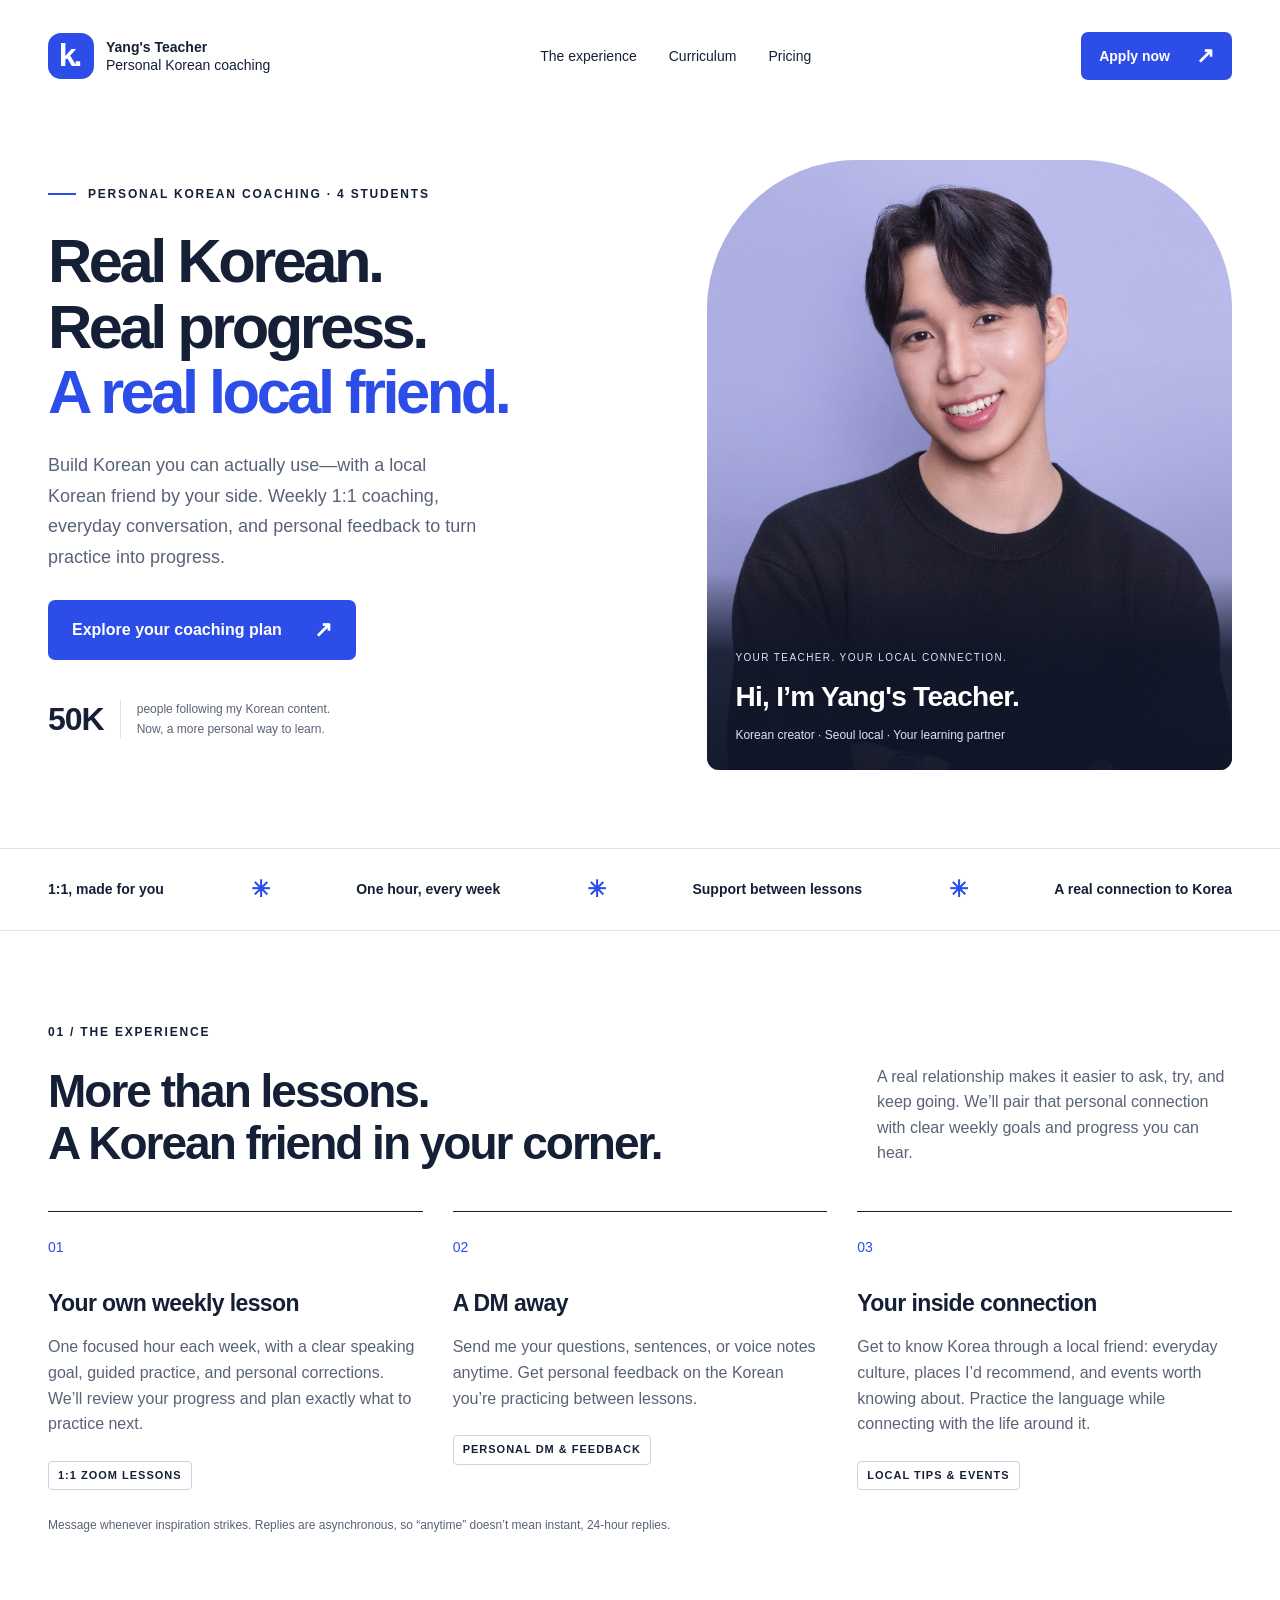
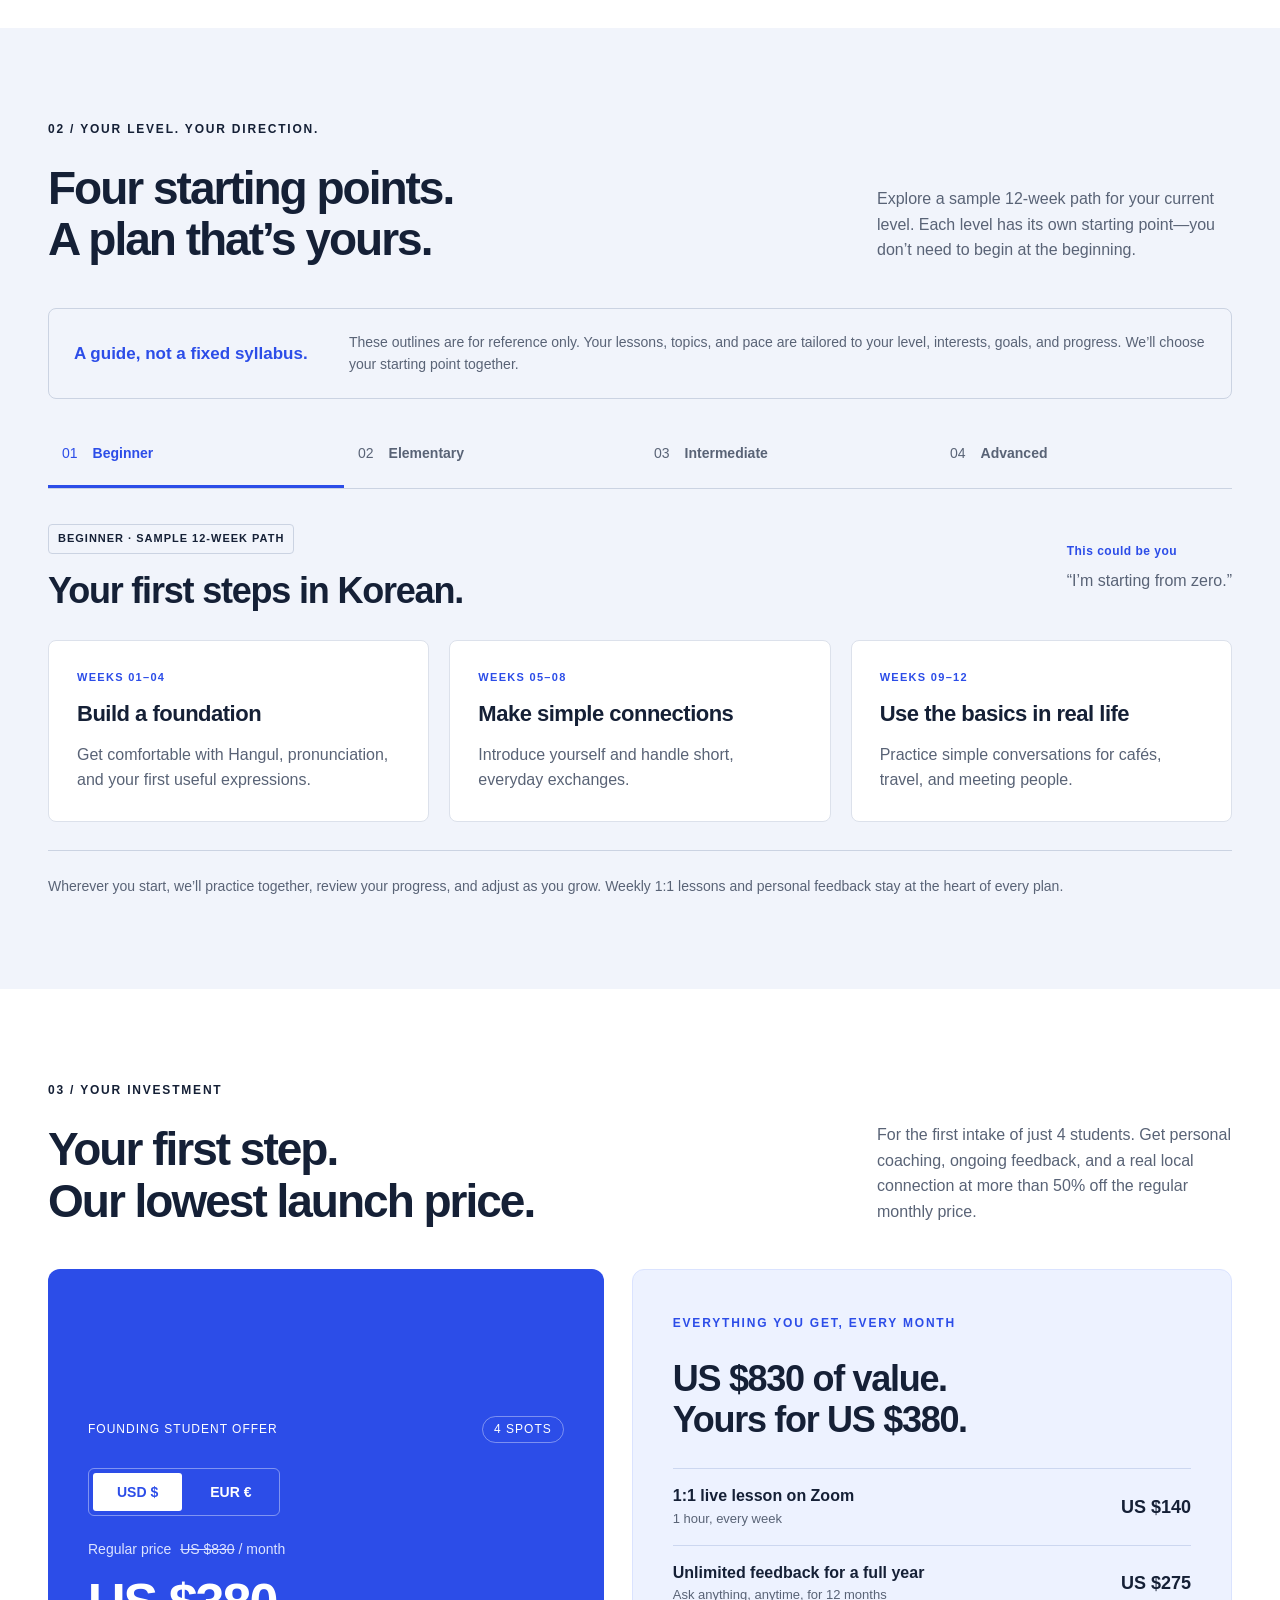
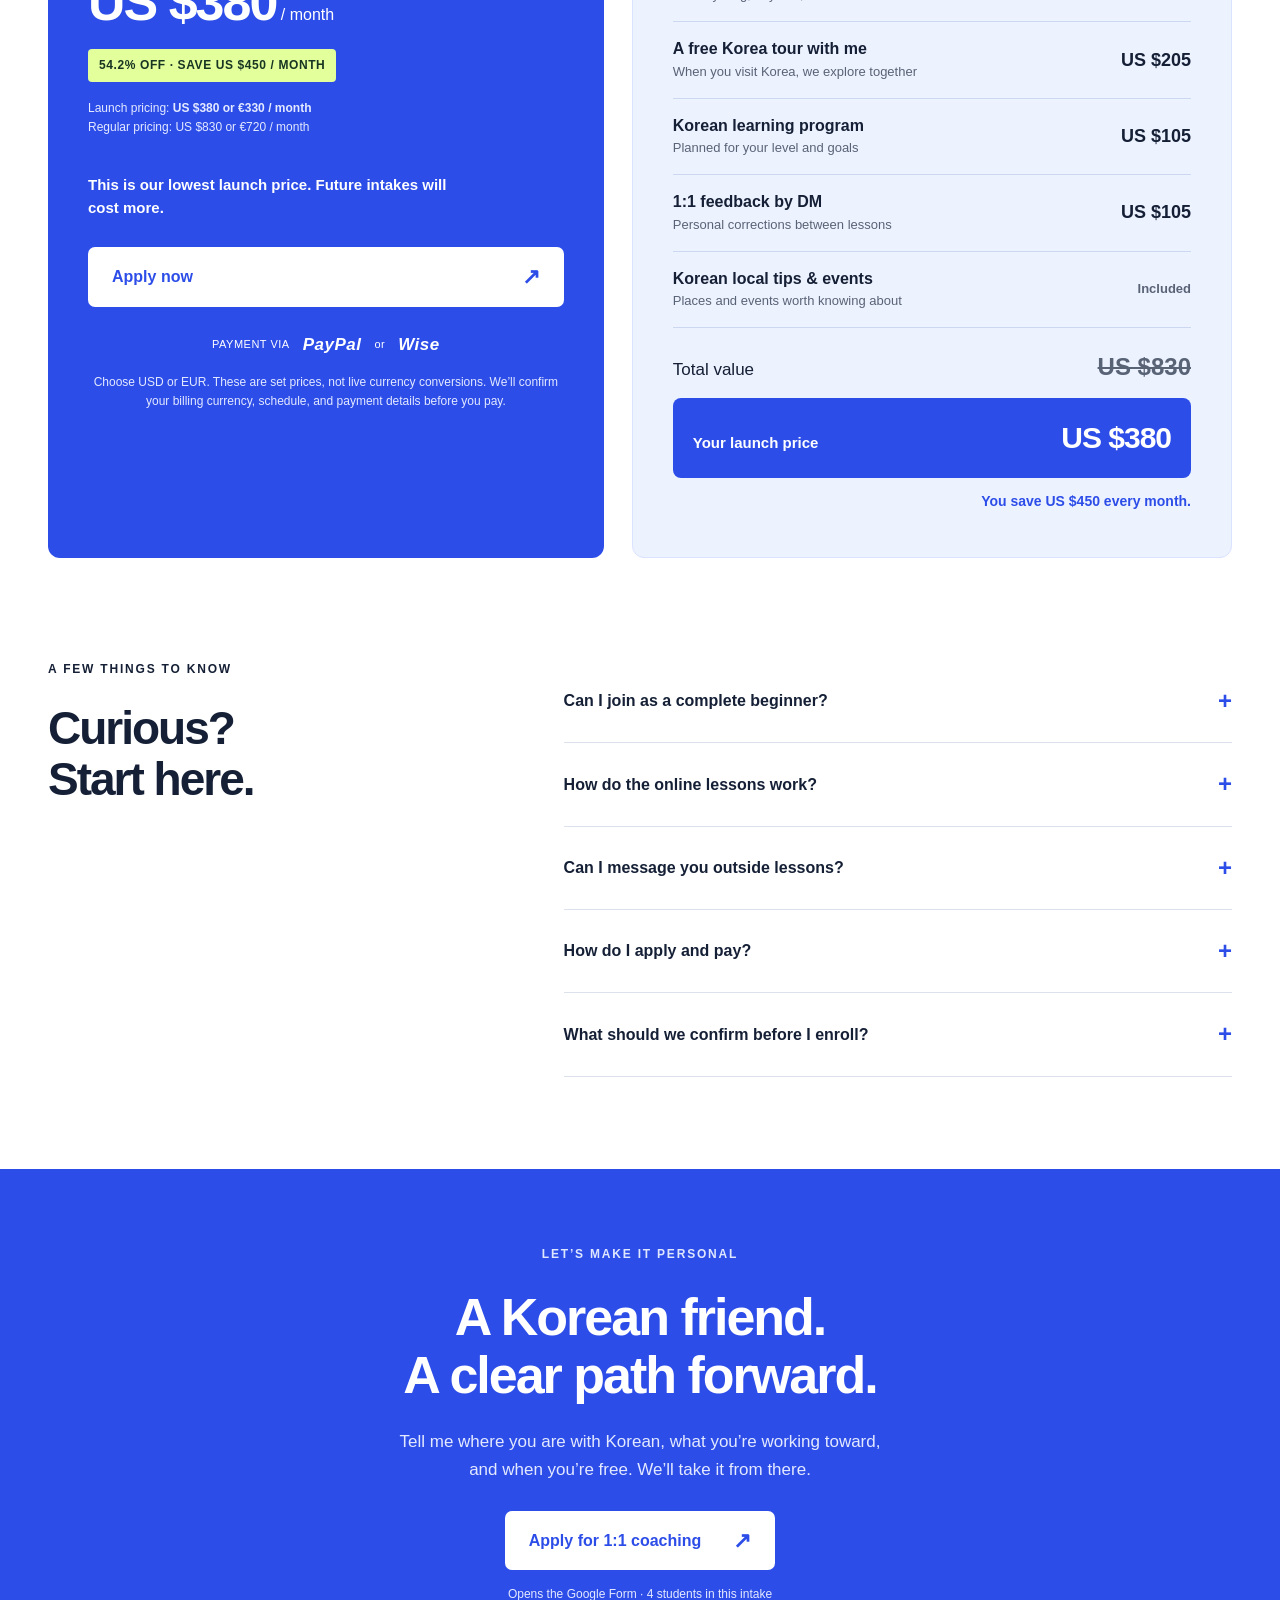
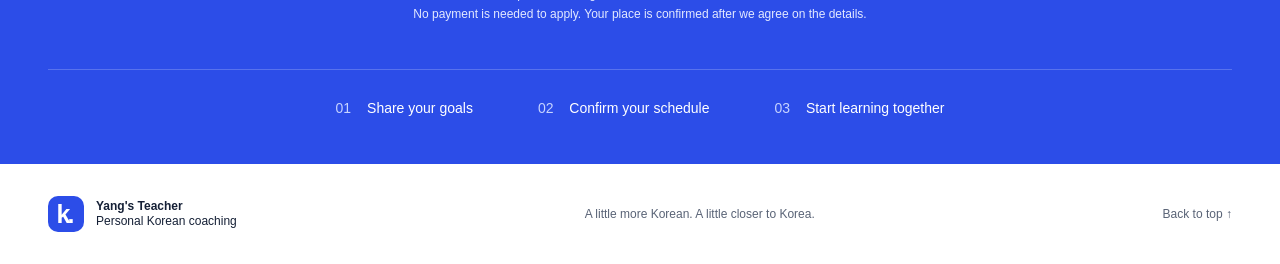
<file: koreanprogram/index.html>
<!DOCTYPE html>
<html lang="en"><head><meta charset="UTF-8"><meta name="viewport" content="width=device-width,initial-scale=1"><title>Yang's Teacher — Real Korean. A real local connection.</title><meta name="description" content="Personal 1:1 Korean lessons with Yang's Teacher. Weekly lessons, personal DM feedback, and a local connection to Korea. Launch offer: US $380 or €330 per month."><link rel="icon" type="image/svg+xml" href="data:image/svg+xml,%3Csvg xmlns='http://www.w3.org/2000/svg' viewBox='0 0 64 64'%3E%3Crect width='64' height='64' rx='16' fill='%232d50ed'/%3E%3Ctext x='32' y='45' text-anchor='middle' font-size='42' font-family='Arial' font-weight='bold' fill='white'%3Ek%3C/text%3E%3C/svg%3E"><link rel="stylesheet" href="style.css?v=3"></head><body>
<header class="nav wrap"><a href="#" class="brand" aria-label="Yang's Teacher home"><span class="brand-icon">k.</span><span><strong>Yang's Teacher</strong><br>Personal Korean coaching</span></a><nav aria-label="Main navigation"><a href="#experience">The experience</a><a href="#curriculum">Curriculum</a><a href="#pricing">Pricing</a></nav><a class="button small" href="https://docs.google.com/forms/d/e/1FAIpQLScUCZk37WdNwPPMEi7GPiM8lWXTsC_EGzHo9DIjhTZx0cImuQ/viewform?usp=publish-editor" target="_blank" rel="noopener noreferrer">Apply now <span>↗</span></a></header>
<main><section class="hero wrap"><div class="hero-copy"><div class="eyebrow"><span class="mini-line"></span> PERSONAL KOREAN COACHING · 4 STUDENTS</div><h1>Real Korean.<br>Real progress.<br><span>A real local friend.</span></h1><p>Build Korean you can actually use—with a local Korean friend by your side. Weekly 1:1 coaching, everyday conversation, and personal feedback to turn practice into progress.</p><a class="button" href="#pricing">Explore your coaching plan <span>↗</span></a><div class="hero-proof"><strong>50K</strong><span>people following my Korean content.<br>Now, a more personal way to learn.</span></div></div><div class="hero-visual portrait-visual"><img class="profile-photo" src="profile.jpg" width="1368" height="1824" alt="Yang's Teacher, your Korean coach, smiling in a professional portrait" fetchpriority="high"><div class="portrait-caption"><span>YOUR TEACHER. YOUR LOCAL CONNECTION.</span><strong>Hi, I’m Yang's Teacher.</strong><p>Korean creator · Seoul local · Your learning partner</p></div></div></section>
<div class="ribbon"><div class="wrap ribbon-inner"><span>1:1, made for you</span><i>✳</i><span>One hour, every week</span><i>✳</i><span>Support between lessons</span><i>✳</i><span>A real connection to Korea</span></div></div>
<section class="section wrap" id="experience"><div class="section-top"><div><div class="eyebrow">01 / THE EXPERIENCE</div><h2>More than lessons.<br>A Korean friend in your corner.</h2></div><p>A real relationship makes it easier to ask, try, and keep going. We’ll pair that personal connection with clear weekly goals and progress you can hear.</p></div><div class="benefits"><article><span class="number">01</span><h3>Your own weekly lesson</h3><p>One focused hour each week, with a clear speaking goal, guided practice, and personal corrections. We’ll review your progress and plan exactly what to practice next.</p><span class="pill">1:1 ZOOM LESSONS</span></article><article><span class="number">02</span><h3>A DM away</h3><p>Send me your questions, sentences, or voice notes anytime. Get personal feedback on the Korean you’re practicing between lessons.</p><span class="pill">PERSONAL DM & FEEDBACK</span></article><article><span class="number">03</span><h3>Your inside connection</h3><p>Get to know Korea through a local friend: everyday culture, places I’d recommend, and events worth knowing about. Practice the language while connecting with the life around it.</p><span class="pill">LOCAL TIPS & EVENTS</span></article></div><p class="fine-print">Message whenever inspiration strikes. Replies are asynchronous, so “anytime” doesn’t mean instant, 24-hour replies.</p></section>
<section class="curriculum section" id="curriculum"><div class="wrap"><div class="section-top"><div><div class="eyebrow">02 / YOUR LEVEL. YOUR DIRECTION.</div><h2>Four starting points.<br>A plan that’s yours.</h2></div><p>Explore a sample 12-week path for your current level. Each level has its own starting point—you don’t need to begin at the beginning.</p></div><div class="curriculum-intro"><strong>A guide, not a fixed syllabus.</strong><span>These outlines are for reference only. Your lessons, topics, and pace are tailored to your level, interests, goals, and progress. We’ll choose your starting point together.</span></div><div class="tabs level-tabs" role="tablist" aria-label="Choose your Korean level"><button id="tab-beginner" role="tab" aria-selected="true" tabindex="0" aria-controls="panel-beginner" data-stage="beginner">01<span>Beginner</span></button><button id="tab-elementary" role="tab" aria-selected="false" tabindex="-1" aria-controls="panel-elementary" data-stage="elementary">02<span>Elementary</span></button><button id="tab-intermediate" role="tab" aria-selected="false" tabindex="-1" aria-controls="panel-intermediate" data-stage="intermediate">03<span>Intermediate</span></button><button id="tab-advanced" role="tab" aria-selected="false" tabindex="-1" aria-controls="panel-advanced" data-stage="advanced">04<span>Advanced</span></button></div><div class="roadmap-panel" id="panel-beginner" role="tabpanel" tabindex="0" aria-labelledby="tab-beginner" ><div class="roadmap-heading"><div><span class="pill">BEGINNER · SAMPLE 12-WEEK PATH</span><h3>Your first steps in Korean.</h3></div><p class="level-fit"><strong>This could be you</strong>“I’m starting from zero.”</p></div><div class="phase-grid"><article class="phase-card"><div class="week-num">WEEKS 01–04</div><h4>Build a foundation</h4><p>Get comfortable with Hangul, pronunciation, and your first useful expressions.</p></article><article class="phase-card"><div class="week-num">WEEKS 05–08</div><h4>Make simple connections</h4><p>Introduce yourself and handle short, everyday exchanges.</p></article><article class="phase-card"><div class="week-num">WEEKS 09–12</div><h4>Use the basics in real life</h4><p>Practice simple conversations for cafés, travel, and meeting people.</p></article></div></div><div class="roadmap-panel" id="panel-elementary" role="tabpanel" tabindex="0" aria-labelledby="tab-elementary" hidden><div class="roadmap-heading"><div><span class="pill">ELEMENTARY · SAMPLE 12-WEEK PATH</span><h3>Turn what you know into conversation.</h3></div><p class="level-fit"><strong>This could be you</strong>“I know the basics, but speaking is still hard.”</p></div><div class="phase-grid"><article class="phase-card"><div class="week-num">WEEKS 01–04</div><h4>Connect your knowledge</h4><p>Strengthen familiar patterns and build clearer, more complete sentences.</p></article><article class="phase-card"><div class="week-num">WEEKS 05–08</div><h4>Talk about your everyday life</h4><p>Share experiences, explain preferences, and make plans.</p></article><article class="phase-card"><div class="week-num">WEEKS 09–12</div><h4>Keep a conversation going</h4><p>Ask follow-up questions and handle everyday situations with less prompting.</p></article></div></div><div class="roadmap-panel" id="panel-intermediate" role="tabpanel" tabindex="0" aria-labelledby="tab-intermediate" hidden><div class="roadmap-heading"><div><span class="pill">INTERMEDIATE · SAMPLE 12-WEEK PATH</span><h3>Express more of who you are.</h3></div><p class="level-fit"><strong>This could be you</strong>“I can have conversations, but I get stuck.”</p></div><div class="phase-grid"><article class="phase-card"><div class="week-num">WEEKS 01–04</div><h4>Find your flow</h4><p>Work on recurring gaps and tell stories with more clarity and detail.</p></article><article class="phase-card"><div class="week-num">WEEKS 05–08</div><h4>Go beyond small talk</h4><p>Discuss opinions, interests, and Korean culture with natural follow-up questions.</p></article><article class="phase-card"><div class="week-num">WEEKS 09–12</div><h4>Respond more spontaneously</h4><p>Practice longer conversations and situations connected to your own goals.</p></article></div></div><div class="roadmap-panel" id="panel-advanced" role="tabpanel" tabindex="0" aria-labelledby="tab-advanced" hidden><div class="roadmap-heading"><div><span class="pill">ADVANCED · SAMPLE 12-WEEK PATH</span><h3>Make your Korean feel more natural.</h3></div><p class="level-fit"><strong>This could be you</strong>“I speak comfortably and want more nuance.”</p></div><div class="phase-grid"><article class="phase-card"><div class="week-num">WEEKS 01–04</div><h4>Refine your expression</h4><p>Polish subtle phrasing, tone, and the habits that make speech sound less natural.</p></article><article class="phase-card"><div class="week-num">WEEKS 05–08</div><h4>Explore nuance & context</h4><p>Discuss complex topics and adapt your language to different people and settings.</p></article><article class="phase-card"><div class="week-num">WEEKS 09–12</div><h4>Make it personal</h4><p>Work on a chosen goal, such as professional conversation, storytelling, or deeper cultural discussion.</p></article></div></div><p class="curriculum-closing">Wherever you start, we’ll practice together, review your progress, and adjust as you grow. Weekly 1:1 lessons and personal feedback stay at the heart of every plan.</p></div></section><section class="section wrap" id="pricing"><div class="section-top"><div><div class="eyebrow">03 / YOUR INVESTMENT</div><h2>Your first step.<br>Our lowest launch price.</h2></div><p>For the first intake of just 4 students. Get personal coaching, ongoing feedback, and a real local connection at more than 50% off the regular monthly price.</p></div><div class="pricing-grid"><article class="price-card"><div class="price-label">FOUNDING STUDENT OFFER <span>4 SPOTS</span></div><div class="currency-switch" role="group" aria-label="Choose pricing currency"><button type="button" data-currency="usd" aria-pressed="true">USD $</button><button type="button" data-currency="eur" aria-pressed="false">EUR €</button></div><div class="price-update" aria-live="polite" aria-atomic="true"><div class="regular-price">Regular price <s id="regular-price">US $830</s> / month</div><div class="price"><span class="price-amount" id="sale-price">US $380</span><span> / month</span></div><div class="discount-badge" id="discount-label">54.2% OFF · SAVE US $450 / MONTH</div></div><p class="alternate-price">Launch pricing: <strong>US $380 or €330 / month</strong><br>Regular pricing: US $830 or €720 / month</p><p class="launch-promise">This is our lowest launch price. Future intakes will cost more.</p><a class="button white" href="https://docs.google.com/forms/d/e/1FAIpQLScUCZk37WdNwPPMEi7GPiM8lWXTsC_EGzHo9DIjhTZx0cImuQ/viewform?usp=publish-editor" target="_blank" rel="noopener noreferrer">Apply now <span>↗</span></a><div class="payment">PAYMENT VIA <strong>PayPal</strong><span>or</span><strong>Wise</strong></div><p class="price-note">Choose USD or EUR. These are set prices, not live currency conversions. We’ll confirm your billing currency, schedule, and payment details before you pay.</p></article><article class="value-card"><div class="eyebrow">EVERYTHING YOU GET, EVERY MONTH</div><h3 id="value-headline">US $830 of value.<br>Yours for US $380.</h3><ul class="value-stack"><li><div><strong>1:1 live lesson on Zoom</strong><span>1 hour, every week</span></div><b class="value-price" data-usd="140" data-eur="120">US $140</b></li><li><div><strong>Unlimited feedback for a full year</strong><span>Ask anything, anytime, for 12 months</span></div><b class="value-price" data-usd="275" data-eur="240">US $275</b></li><li><div><strong>A free Korea tour with me</strong><span>When you visit Korea, we explore together</span></div><b class="value-price" data-usd="205" data-eur="180">US $205</b></li><li><div><strong>Korean learning program</strong><span>Planned for your level and goals</span></div><b class="value-price" data-usd="105" data-eur="90">US $105</b></li><li><div><strong>1:1 feedback by DM</strong><span>Personal corrections between lessons</span></div><b class="value-price" data-usd="105" data-eur="90">US $105</b></li><li><div><strong>Korean local tips &amp; events</strong><span>Places and events worth knowing about</span></div><b class="value-included">Included</b></li></ul><div class="value-sum"><span>Total value</span><b id="total-value">US $830</b></div><div class="value-you"><span>Your launch price</span><b id="pay-price">US $380</b></div><p class="value-save" id="save-value">You save US $450 every month.</p></article></div></section>
<section class="section wrap faq"><div><div class="eyebrow">A FEW THINGS TO KNOW</div><h2>Curious?<br>Start here.</h2></div><div class="faq-list"><details><summary>Can I join as a complete beginner?<span>+</span></summary><p>Yes. We can start with Hangul and your first phrases. If you already study Korean, we’ll adapt the lessons to your current level.</p></details><details><summary>How do the online lessons work?<span>+</span></summary><p>We’ll meet one-on-one on Zoom for around 60 minutes each week. Your time zone and regular lesson time will be confirmed together before payment.</p></details><details><summary>Can I message you outside lessons?<span>+</span></summary><p>Yes! Send questions or practice through personal DMs whenever you like. I’ll reply asynchronously; this isn’t an instant-response service.</p></details><details><summary>How do I apply and pay?<span>+</span></summary><p>Fill out the Google Form with your level, goals, time zone, and availability. After we confirm the fit and schedule, I’ll send payment instructions for PayPal or Wise.</p></details><details><summary>What should we confirm before I enroll?<span>+</span></summary><p>We’ll agree on your lesson schedule, the sessions included in your billing period, rescheduling and cancellation terms, and payment details. We’ll also confirm tour arrangements and the dates of your one-year feedback support.</p></details></div></section>
<section class="apply" id="apply"><div class="wrap apply-inner"><div class="eyebrow">LET’S MAKE IT PERSONAL</div><h2>A Korean friend.<br>A clear path forward.</h2><p>Tell me where you are with Korean, what you’re working toward,<br class="desktop"> and when you’re free. We’ll take it from there.</p><a class="button white" href="https://docs.google.com/forms/d/e/1FAIpQLScUCZk37WdNwPPMEi7GPiM8lWXTsC_EGzHo9DIjhTZx0cImuQ/viewform?usp=publish-editor" target="_blank" rel="noopener noreferrer">Apply for 1:1 coaching <span>↗</span></a><p class="apply-note" id="application-status">Opens the Google Form · 4 students in this intake<br>No payment is needed to apply. Your place is confirmed after we agree on the details.</p><div class="apply-steps"><span><b>01</b> Share your goals</span><span><b>02</b> Confirm your schedule</span><span><b>03</b> Start learning together</span></div></div></section>
</main><footer class="wrap"><a class="brand" href="#"><span class="brand-icon">k.</span><span><strong>Yang's Teacher</strong><br>Personal Korean coaching</span></a><p>A little more Korean. A little closer to Korea.</p><a href="#">Back to top ↑</a></footer><script src="script.js?v=3"></script></body></html>
</file>
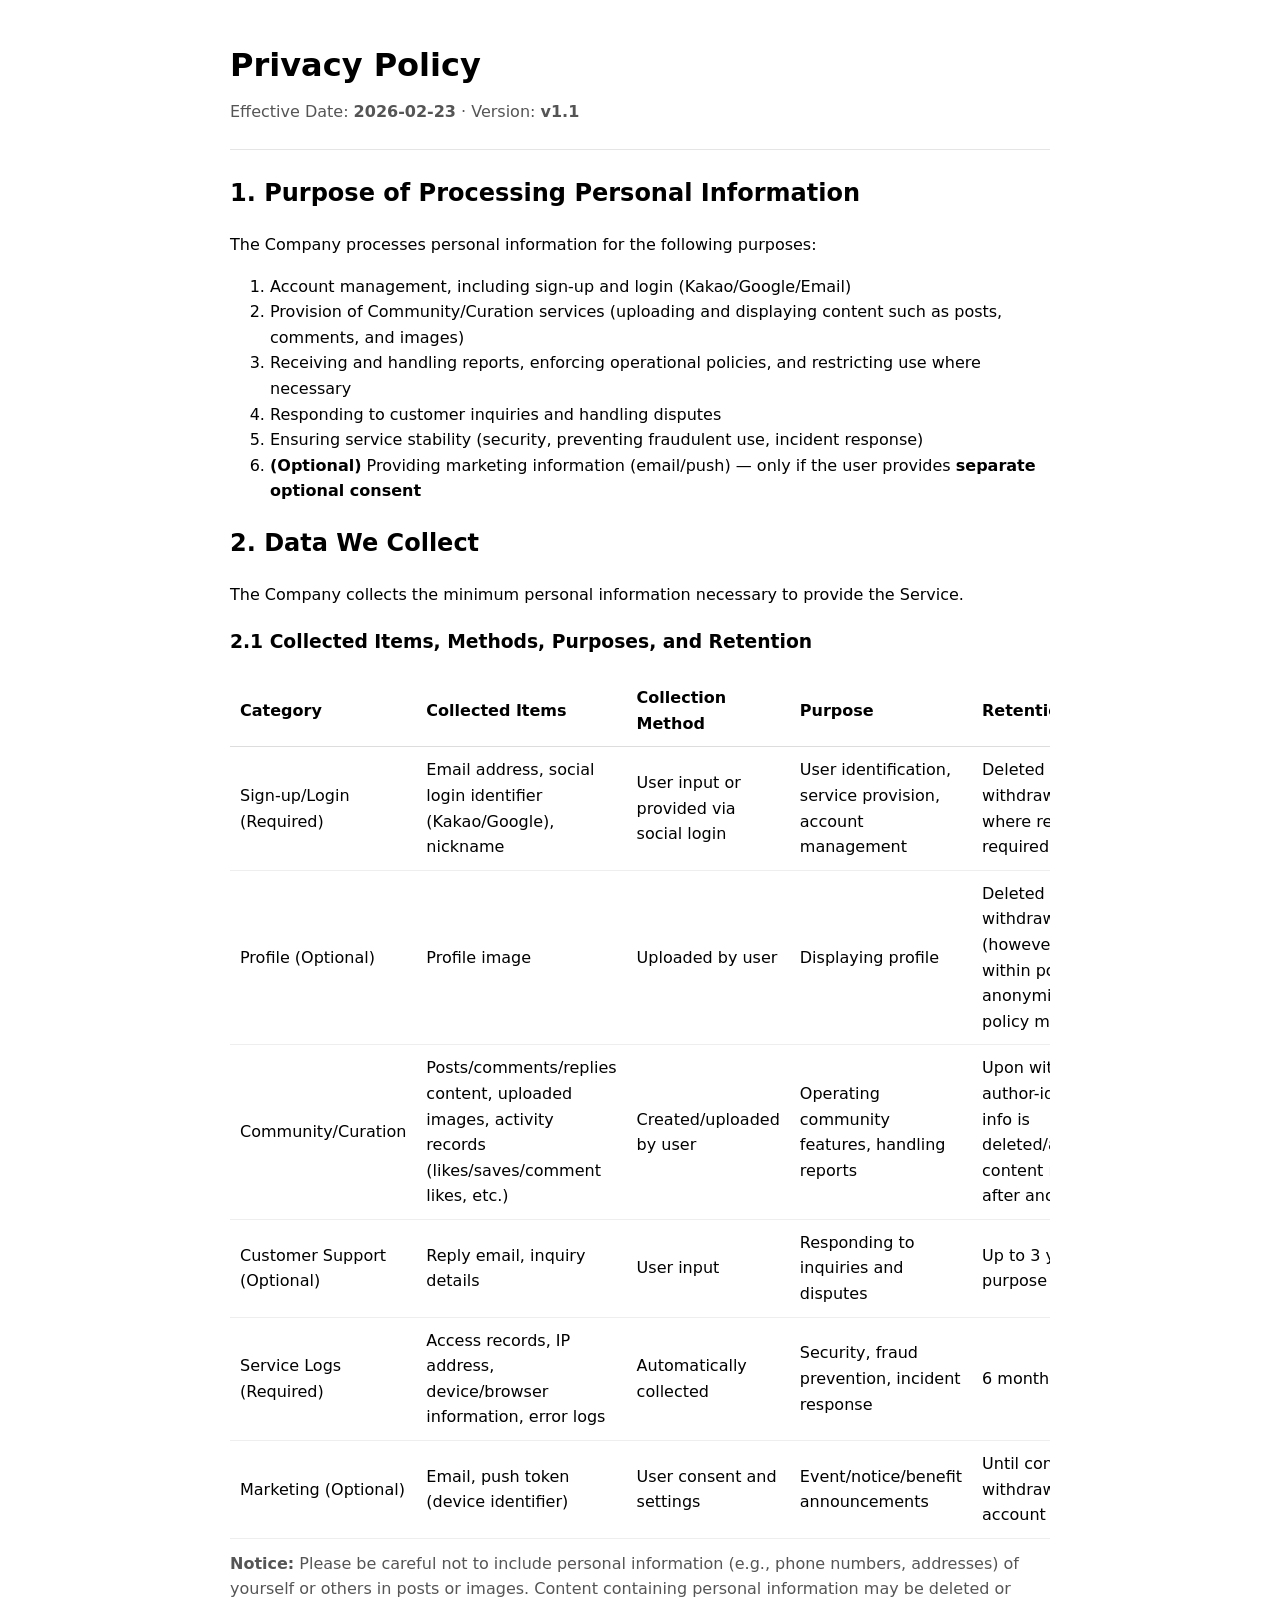
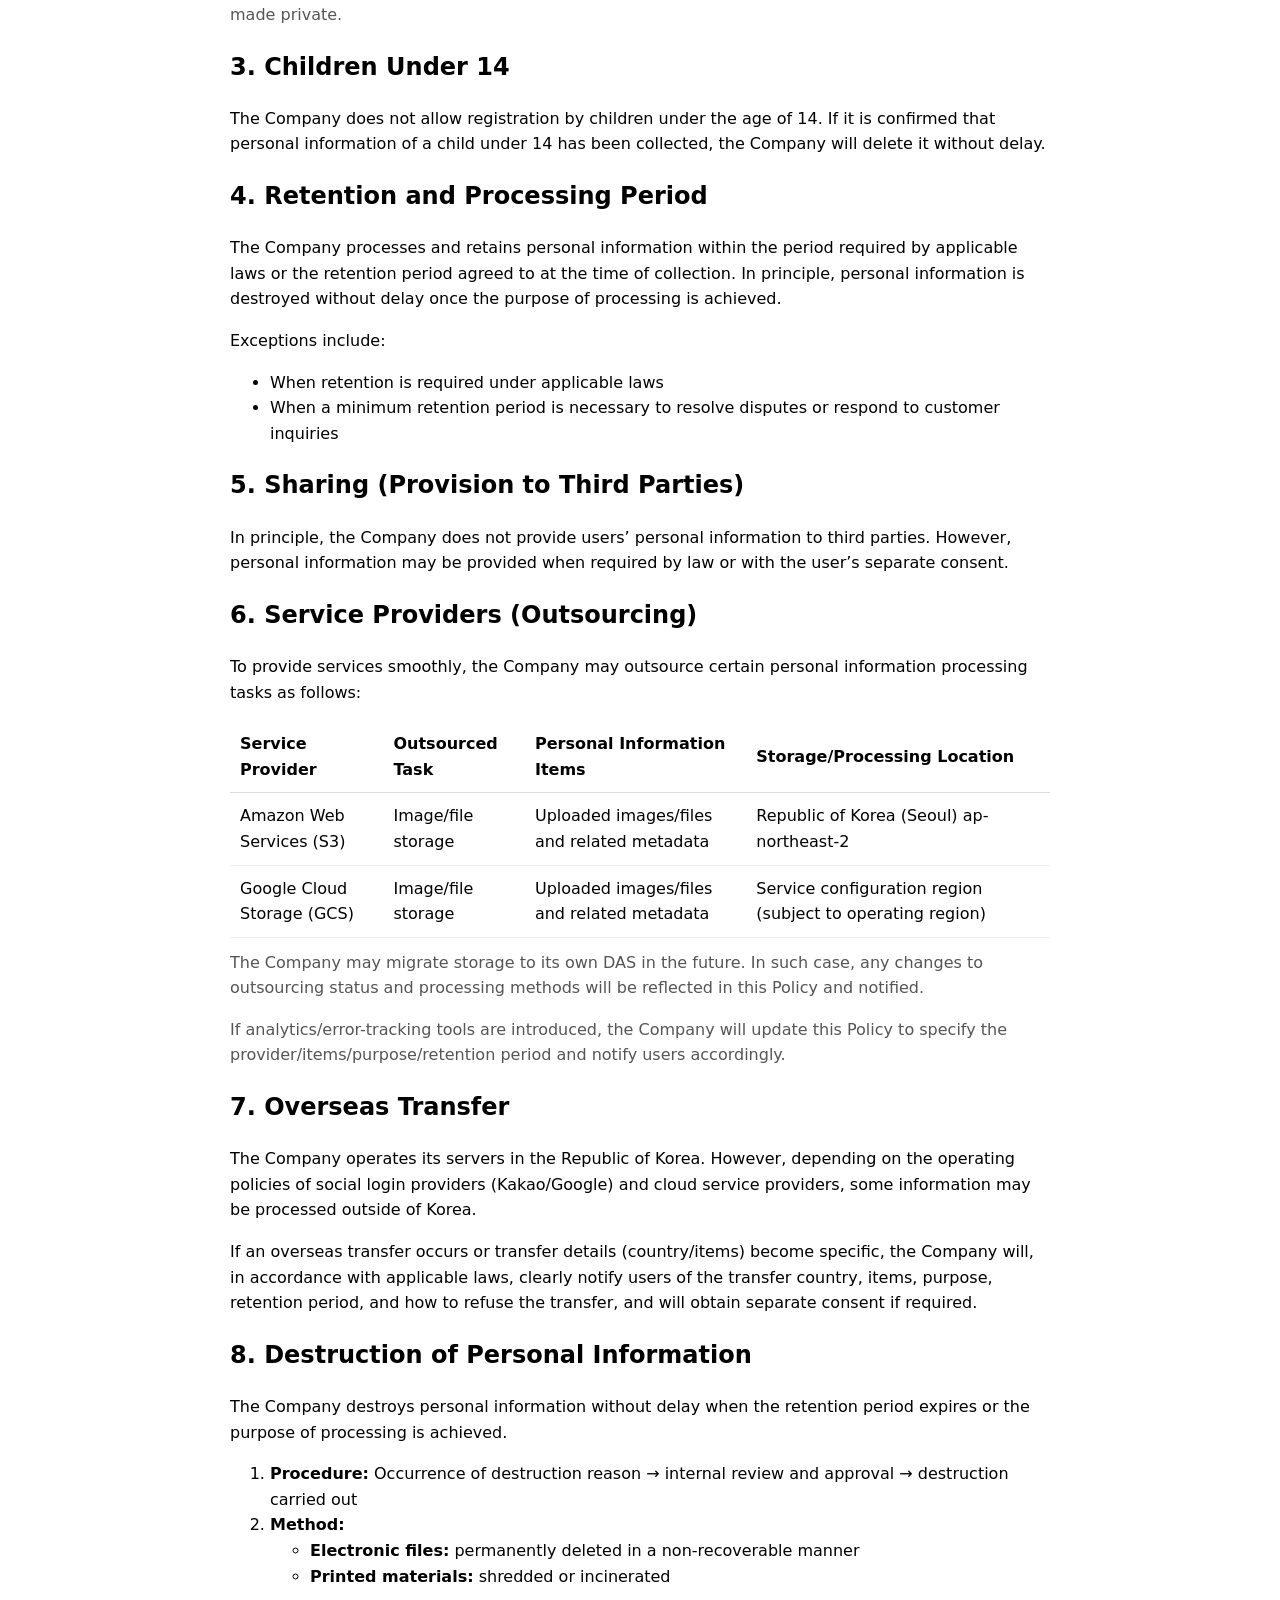
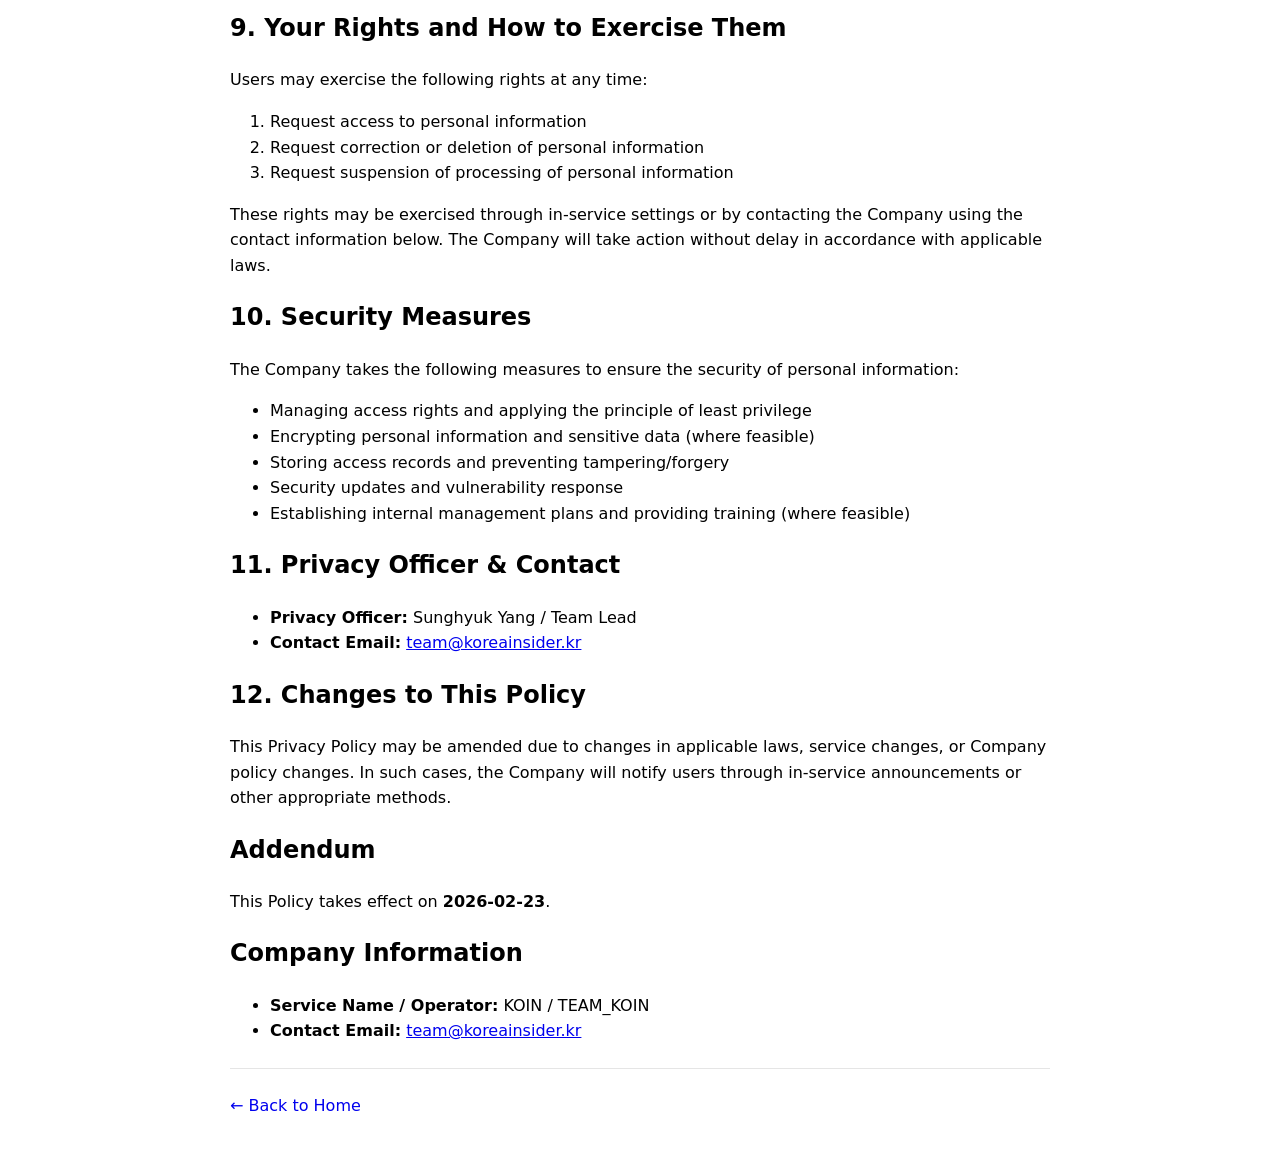
<file: privacy/index.html>
<!doctype html>
<html lang="en">
<head>
  <meta charset="utf-8" />
  <meta name="viewport" content="width=device-width, initial-scale=1" />
  <title>Privacy Policy - KOIN</title>
  <meta name="description" content="KOIN Privacy Policy (Effective Date: 2026-02-23, Version v1.1)" />
</head>
<body style="font-family: system-ui, -apple-system, Segoe UI, Roboto, Arial, sans-serif; max-width: 820px; margin: 40px auto; line-height: 1.6; padding: 0 16px;">
  <header>
    <h1 style="margin-bottom: 8px;">Privacy Policy</h1>
    <p style="margin-top: 0; color: #555;">
      Effective Date: <strong>2026-02-23</strong> · Version: <strong>v1.1</strong>
    </p>
  </header>

  <hr style="border: 0; border-top: 1px solid #e5e5e5; margin: 24px 0;" />

  <section>
    <h2>1. Purpose of Processing Personal Information</h2>
    <p>The Company processes personal information for the following purposes:</p>
    <ol>
      <li>Account management, including sign-up and login (Kakao/Google/Email)</li>
      <li>Provision of Community/Curation services (uploading and displaying content such as posts, comments, and images)</li>
      <li>Receiving and handling reports, enforcing operational policies, and restricting use where necessary</li>
      <li>Responding to customer inquiries and handling disputes</li>
      <li>Ensuring service stability (security, preventing fraudulent use, incident response)</li>
      <li><strong>(Optional)</strong> Providing marketing information (email/push) — only if the user provides <strong>separate optional consent</strong></li>
    </ol>
  </section>

  <section>
    <h2>2. Data We Collect</h2>
    <p>The Company collects the minimum personal information necessary to provide the Service.</p>

    <h3>2.1 Collected Items, Methods, Purposes, and Retention</h3>
    <div style="overflow-x: auto;">
      <table style="width: 100%; border-collapse: collapse; min-width: 760px;">
        <thead>
          <tr>
            <th style="text-align:left; border-bottom: 1px solid #ddd; padding: 10px;">Category</th>
            <th style="text-align:left; border-bottom: 1px solid #ddd; padding: 10px;">Collected Items</th>
            <th style="text-align:left; border-bottom: 1px solid #ddd; padding: 10px;">Collection Method</th>
            <th style="text-align:left; border-bottom: 1px solid #ddd; padding: 10px;">Purpose</th>
            <th style="text-align:left; border-bottom: 1px solid #ddd; padding: 10px;">Retention Period</th>
          </tr>
        </thead>
        <tbody>
          <tr>
            <td style="border-bottom: 1px solid #eee; padding: 10px;">Sign-up/Login (Required)</td>
            <td style="border-bottom: 1px solid #eee; padding: 10px;">Email address, social login identifier (Kakao/Google), nickname</td>
            <td style="border-bottom: 1px solid #eee; padding: 10px;">User input or provided via social login</td>
            <td style="border-bottom: 1px solid #eee; padding: 10px;">User identification, service provision, account management</td>
            <td style="border-bottom: 1px solid #eee; padding: 10px;">Deleted upon withdrawal (except where retention is required by law)</td>
          </tr>
          <tr>
            <td style="border-bottom: 1px solid #eee; padding: 10px;">Profile (Optional)</td>
            <td style="border-bottom: 1px solid #eee; padding: 10px;">Profile image</td>
            <td style="border-bottom: 1px solid #eee; padding: 10px;">Uploaded by user</td>
            <td style="border-bottom: 1px solid #eee; padding: 10px;">Displaying profile</td>
            <td style="border-bottom: 1px solid #eee; padding: 10px;">Deleted upon withdrawal (however, if included within posts, anonymization policy may apply)</td>
          </tr>
          <tr>
            <td style="border-bottom: 1px solid #eee; padding: 10px;">Community/Curation</td>
            <td style="border-bottom: 1px solid #eee; padding: 10px;">Posts/comments/replies content, uploaded images, activity records (likes/saves/comment likes, etc.)</td>
            <td style="border-bottom: 1px solid #eee; padding: 10px;">Created/uploaded by user</td>
            <td style="border-bottom: 1px solid #eee; padding: 10px;">Operating community features, handling reports</td>
            <td style="border-bottom: 1px solid #eee; padding: 10px;">Upon withdrawal, author-identifying info is deleted/anonymized; content may remain after anonymization</td>
          </tr>
          <tr>
            <td style="border-bottom: 1px solid #eee; padding: 10px;">Customer Support (Optional)</td>
            <td style="border-bottom: 1px solid #eee; padding: 10px;">Reply email, inquiry details</td>
            <td style="border-bottom: 1px solid #eee; padding: 10px;">User input</td>
            <td style="border-bottom: 1px solid #eee; padding: 10px;">Responding to inquiries and disputes</td>
            <td style="border-bottom: 1px solid #eee; padding: 10px;">Up to 3 years after purpose is fulfilled</td>
          </tr>
          <tr>
            <td style="border-bottom: 1px solid #eee; padding: 10px;">Service Logs (Required)</td>
            <td style="border-bottom: 1px solid #eee; padding: 10px;">Access records, IP address, device/browser information, error logs</td>
            <td style="border-bottom: 1px solid #eee; padding: 10px;">Automatically collected</td>
            <td style="border-bottom: 1px solid #eee; padding: 10px;">Security, fraud prevention, incident response</td>
            <td style="border-bottom: 1px solid #eee; padding: 10px;">6 months</td>
          </tr>
          <tr>
            <td style="border-bottom: 1px solid #eee; padding: 10px;">Marketing (Optional)</td>
            <td style="border-bottom: 1px solid #eee; padding: 10px;">Email, push token (device identifier)</td>
            <td style="border-bottom: 1px solid #eee; padding: 10px;">User consent and settings</td>
            <td style="border-bottom: 1px solid #eee; padding: 10px;">Event/notice/benefit announcements</td>
            <td style="border-bottom: 1px solid #eee; padding: 10px;">Until consent is withdrawn or account is deleted</td>
          </tr>
        </tbody>
      </table>
    </div>

    <p style="margin-top: 12px; color: #555;">
      <strong>Notice:</strong> Please be careful not to include personal information (e.g., phone numbers, addresses) of yourself or others in posts or images.
      Content containing personal information may be deleted or made private.
    </p>
  </section>

  <section>
    <h2>3. Children Under 14</h2>
    <p>
      The Company does not allow registration by children under the age of 14.
      If it is confirmed that personal information of a child under 14 has been collected, the Company will delete it without delay.
    </p>
  </section>

  <section>
    <h2>4. Retention and Processing Period</h2>
    <p>
      The Company processes and retains personal information within the period required by applicable laws or the retention period agreed to at the time of collection.
      In principle, personal information is destroyed without delay once the purpose of processing is achieved.
    </p>
    <p>Exceptions include:</p>
    <ul>
      <li>When retention is required under applicable laws</li>
      <li>When a minimum retention period is necessary to resolve disputes or respond to customer inquiries</li>
    </ul>
  </section>

  <section>
    <h2>5. Sharing (Provision to Third Parties)</h2>
    <p>
      In principle, the Company does not provide users’ personal information to third parties.
      However, personal information may be provided when required by law or with the user’s separate consent.
    </p>
  </section>

  <section>
    <h2>6. Service Providers (Outsourcing)</h2>
    <p>To provide services smoothly, the Company may outsource certain personal information processing tasks as follows:</p>

    <div style="overflow-x: auto;">
      <table style="width: 100%; border-collapse: collapse; min-width: 760px;">
        <thead>
          <tr>
            <th style="text-align:left; border-bottom: 1px solid #ddd; padding: 10px;">Service Provider</th>
            <th style="text-align:left; border-bottom: 1px solid #ddd; padding: 10px;">Outsourced Task</th>
            <th style="text-align:left; border-bottom: 1px solid #ddd; padding: 10px;">Personal Information Items</th>
            <th style="text-align:left; border-bottom: 1px solid #ddd; padding: 10px;">Storage/Processing Location</th>
          </tr>
        </thead>
        <tbody>
          <tr>
            <td style="border-bottom: 1px solid #eee; padding: 10px;">Amazon Web Services (S3)</td>
            <td style="border-bottom: 1px solid #eee; padding: 10px;">Image/file storage</td>
            <td style="border-bottom: 1px solid #eee; padding: 10px;">Uploaded images/files and related metadata</td>
            <td style="border-bottom: 1px solid #eee; padding: 10px;">Republic of Korea (Seoul) ap-northeast-2</td>
          </tr>
          <tr>
            <td style="border-bottom: 1px solid #eee; padding: 10px;">Google Cloud Storage (GCS)</td>
            <td style="border-bottom: 1px solid #eee; padding: 10px;">Image/file storage</td>
            <td style="border-bottom: 1px solid #eee; padding: 10px;">Uploaded images/files and related metadata</td>
            <td style="border-bottom: 1px solid #eee; padding: 10px;">Service configuration region (subject to operating region)</td>
          </tr>
        </tbody>
      </table>
    </div>

    <p style="margin-top: 12px; color: #555;">
      The Company may migrate storage to its own DAS in the future. In such case, any changes to outsourcing status and processing methods will be reflected in this Policy and notified.
    </p>
    <p style="color: #555;">
      If analytics/error-tracking tools are introduced, the Company will update this Policy to specify the provider/items/purpose/retention period and notify users accordingly.
    </p>
  </section>

  <section>
    <h2>7. Overseas Transfer</h2>
    <p>
      The Company operates its servers in the Republic of Korea. However, depending on the operating policies of social login providers (Kakao/Google)
      and cloud service providers, some information may be processed outside of Korea.
    </p>
    <p>
      If an overseas transfer occurs or transfer details (country/items) become specific, the Company will, in accordance with applicable laws,
      clearly notify users of the transfer country, items, purpose, retention period, and how to refuse the transfer, and will obtain separate consent if required.
    </p>
  </section>

  <section>
    <h2>8. Destruction of Personal Information</h2>
    <p>The Company destroys personal information without delay when the retention period expires or the purpose of processing is achieved.</p>
    <ol>
      <li><strong>Procedure:</strong> Occurrence of destruction reason → internal review and approval → destruction carried out</li>
      <li>
        <strong>Method:</strong>
        <ul>
          <li><strong>Electronic files:</strong> permanently deleted in a non-recoverable manner</li>
          <li><strong>Printed materials:</strong> shredded or incinerated</li>
        </ul>
      </li>
    </ol>
  </section>

  <section>
    <h2>9. Your Rights and How to Exercise Them</h2>
    <p>Users may exercise the following rights at any time:</p>
    <ol>
      <li>Request access to personal information</li>
      <li>Request correction or deletion of personal information</li>
      <li>Request suspension of processing of personal information</li>
    </ol>
    <p>
      These rights may be exercised through in-service settings or by contacting the Company using the contact information below.
      The Company will take action without delay in accordance with applicable laws.
    </p>
  </section>

  <section>
    <h2>10. Security Measures</h2>
    <p>The Company takes the following measures to ensure the security of personal information:</p>
    <ul>
      <li>Managing access rights and applying the principle of least privilege</li>
      <li>Encrypting personal information and sensitive data (where feasible)</li>
      <li>Storing access records and preventing tampering/forgery</li>
      <li>Security updates and vulnerability response</li>
      <li>Establishing internal management plans and providing training (where feasible)</li>
    </ul>
  </section>

  <section>
    <h2>11. Privacy Officer &amp; Contact</h2>
    <ul>
      <li><strong>Privacy Officer:</strong> Sunghyuk Yang / Team Lead</li>
      <li><strong>Contact Email:</strong> <a href="mailto:team@koreainsider.kr">team@koreainsider.kr</a></li>
    </ul>
  </section>

  <section>
    <h2>12. Changes to This Policy</h2>
    <p>
      This Privacy Policy may be amended due to changes in applicable laws, service changes, or Company policy changes.
      In such cases, the Company will notify users through in-service announcements or other appropriate methods.
    </p>
  </section>

  <section>
    <h2>Addendum</h2>
    <p>This Policy takes effect on <strong>2026-02-23</strong>.</p>
  </section>

  <section>
    <h2>Company Information</h2>
    <ul>
      <li><strong>Service Name / Operator:</strong> KOIN / TEAM_KOIN</li>
      <li><strong>Contact Email:</strong> <a href="mailto:team@koreainsider.kr">team@koreainsider.kr</a></li>
    </ul>
  </section>

  <hr style="border: 0; border-top: 1px solid #e5e5e5; margin: 24px 0;" />

  <p style="margin-bottom: 24px;">
    <a href="/" style="text-decoration: none;">← Back to Home</a>
  </p>
</body>
</html>
</file>
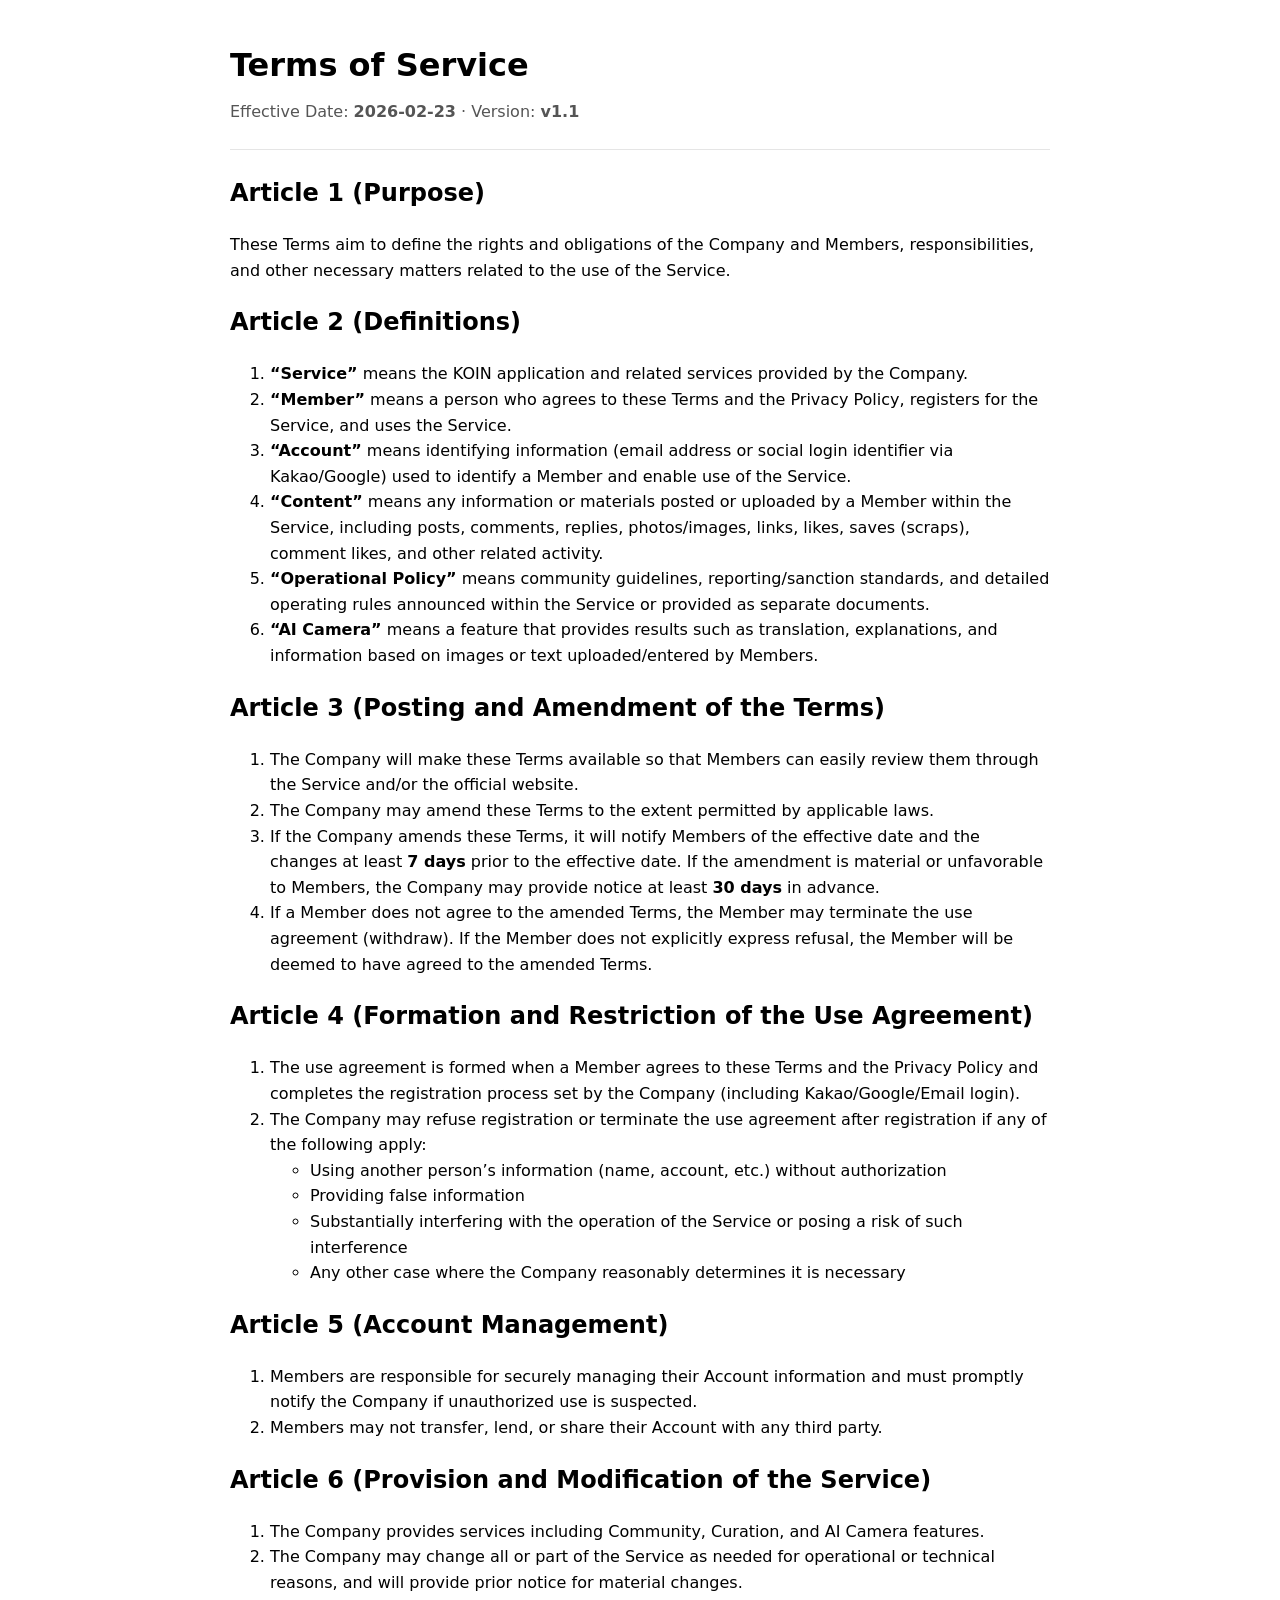
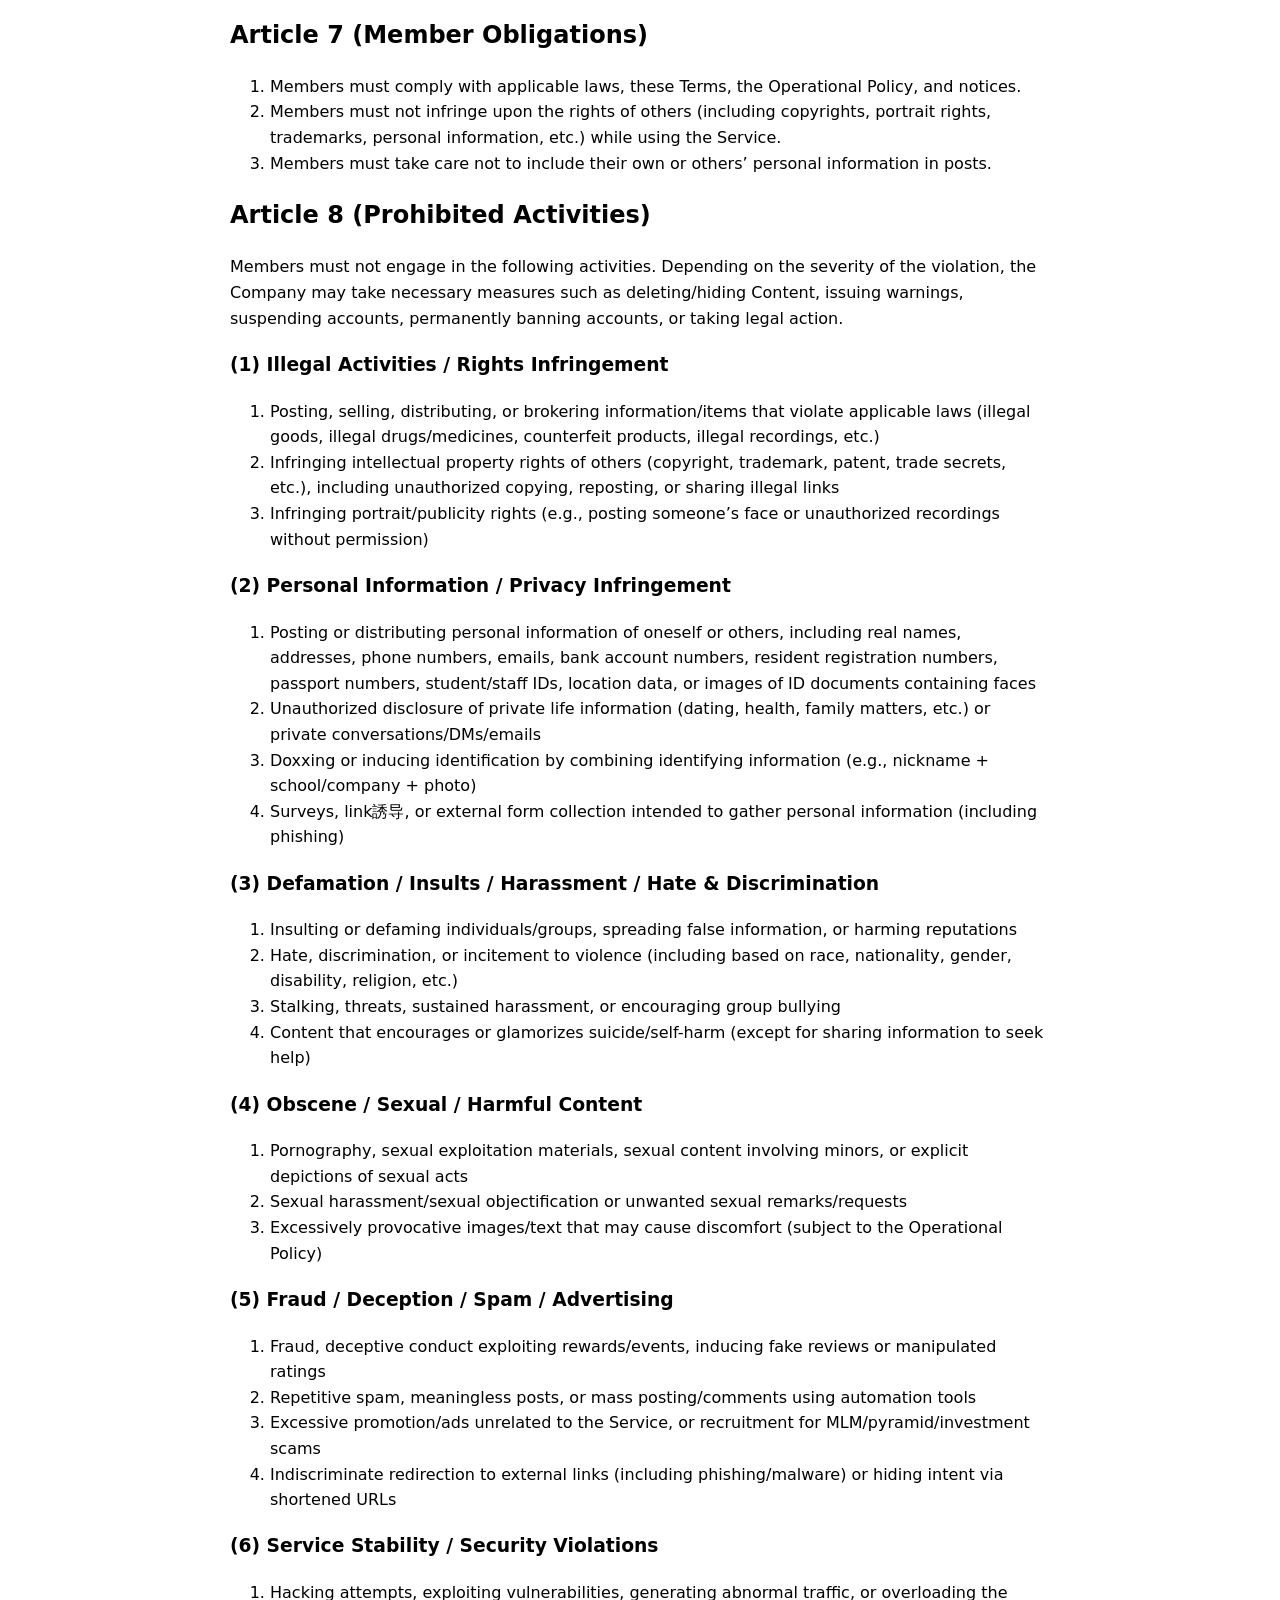
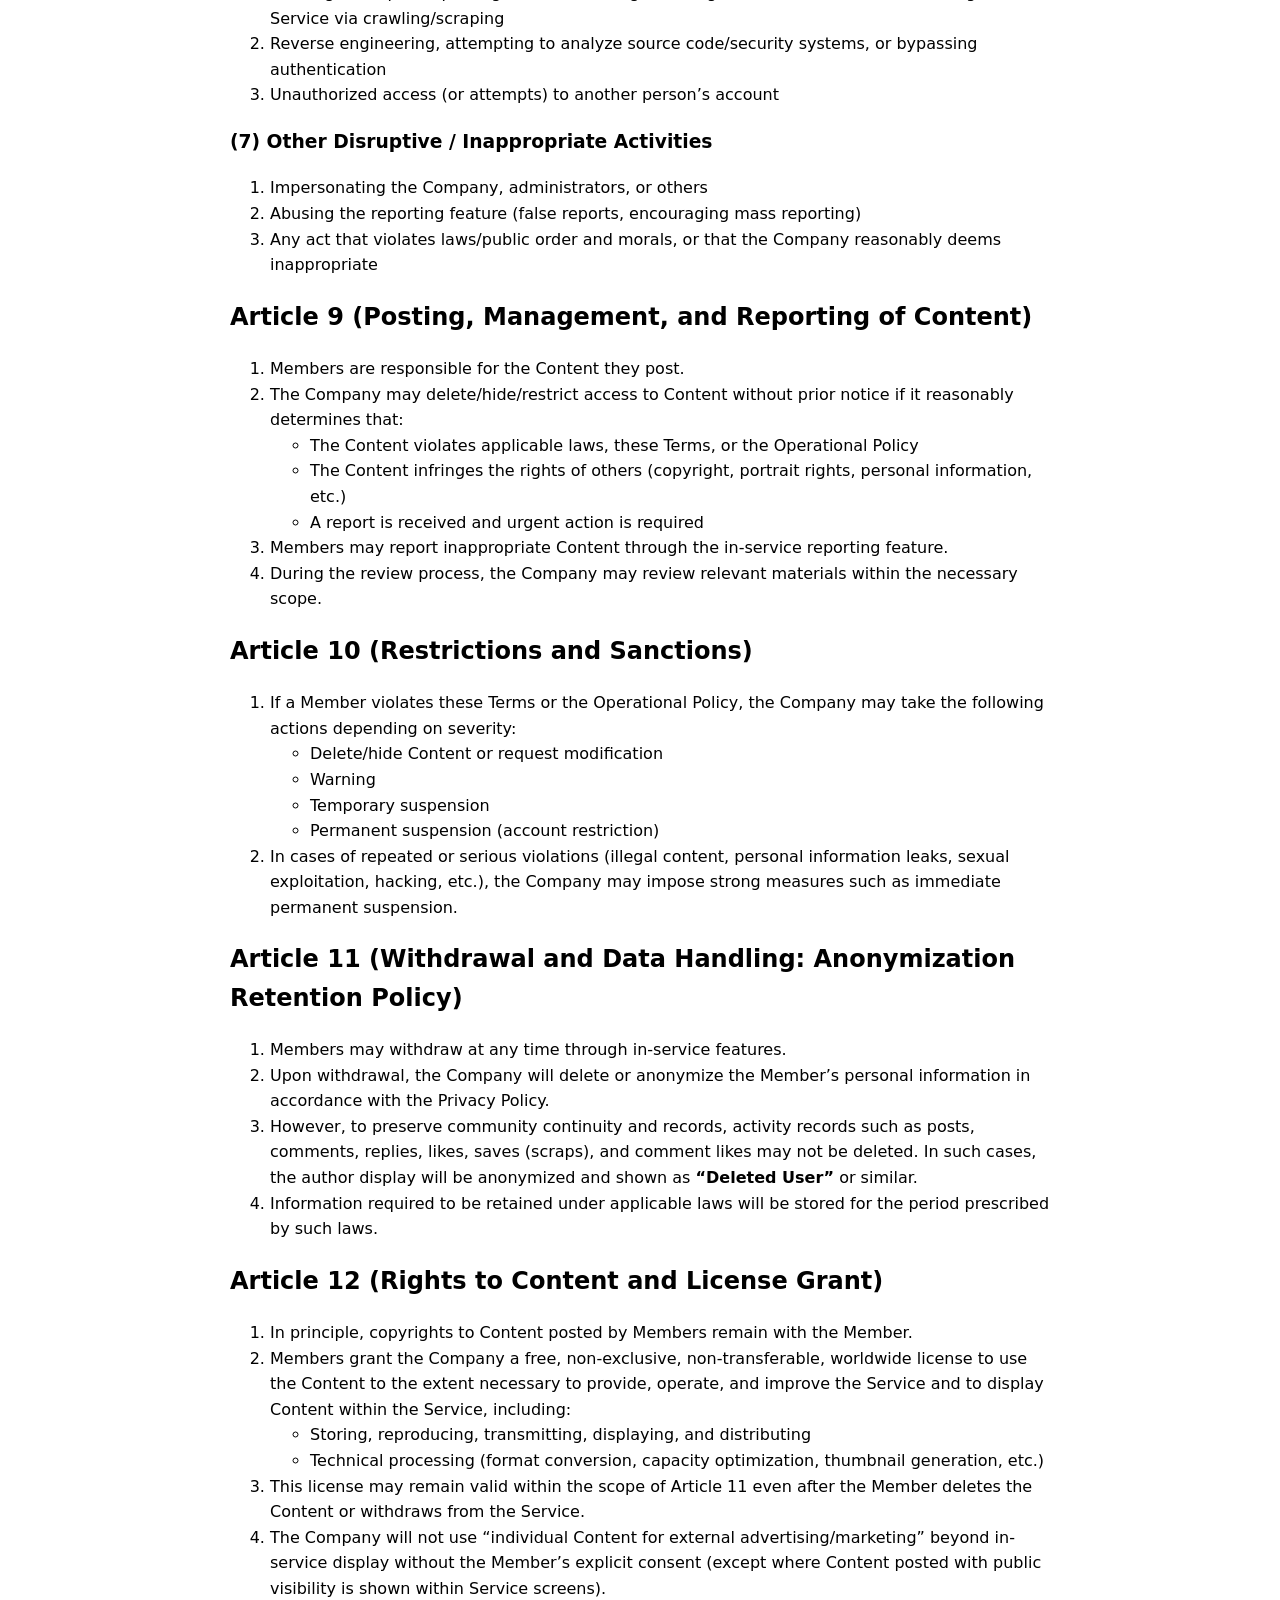
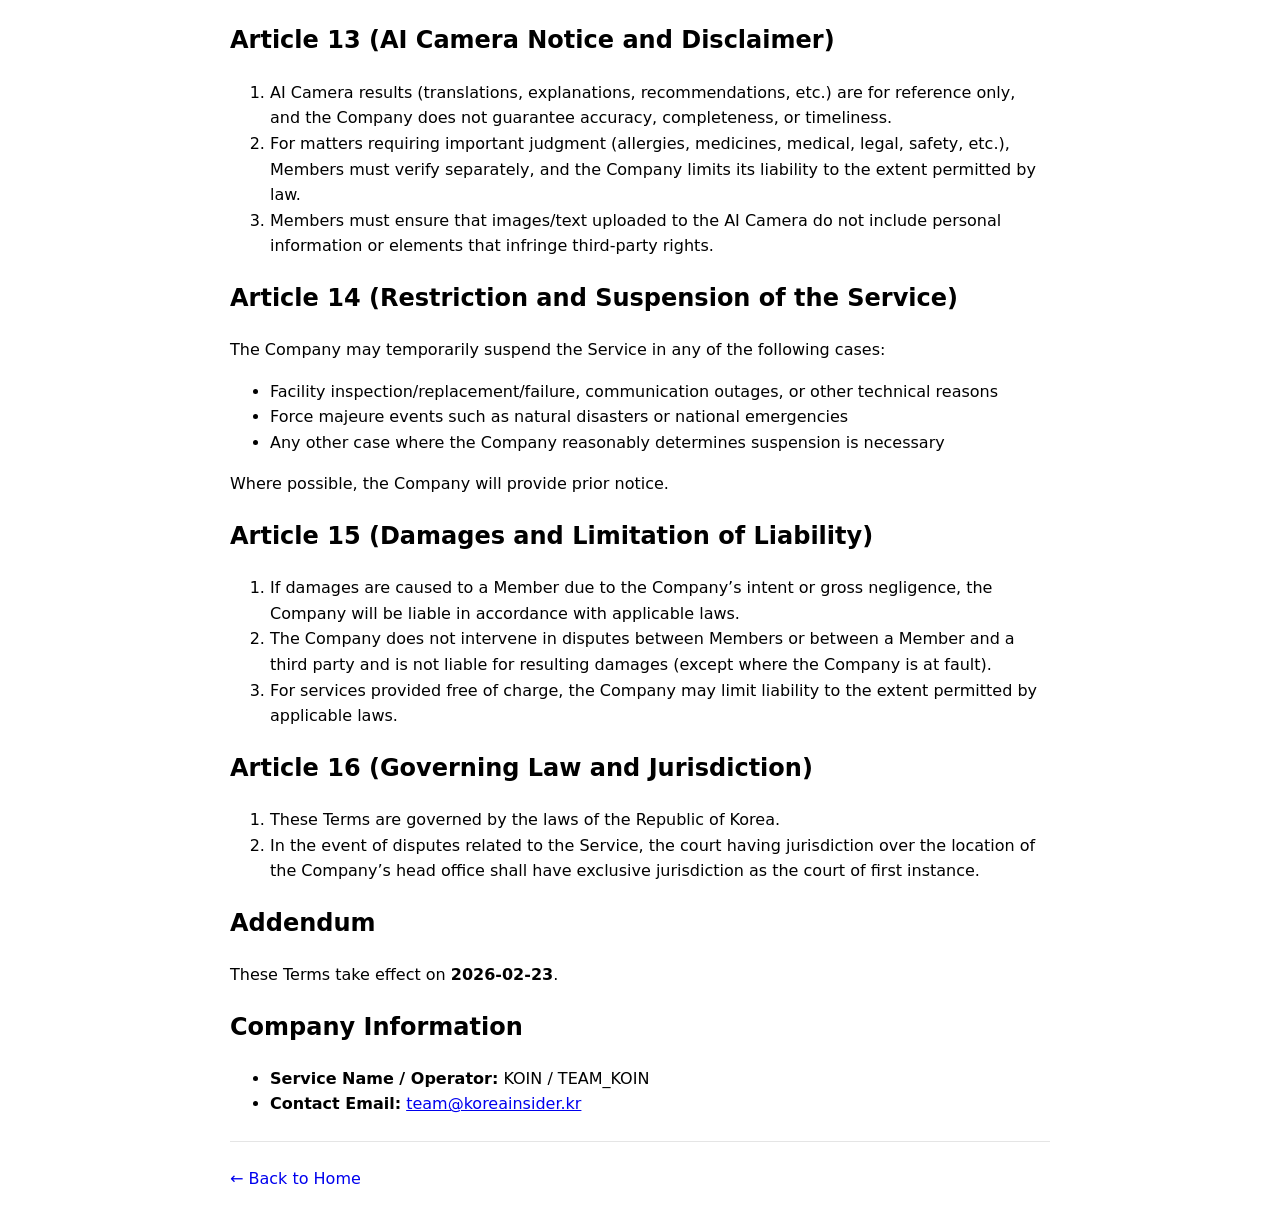
<file: terms/index.html>
<!doctype html>
<html lang="en">
  <head>
    <meta charset="utf-8" />
    <meta name="viewport" content="width=device-width, initial-scale=1" />
    <title>Terms of Service - KOIN</title>
    <meta
      name="description"
      content="KOIN Terms of Service (Effective Date: 2026-02-23, Version v1.1)"
    />
  </head>
  <body
    style="
      font-family:
        system-ui,
        -apple-system,
        Segoe UI,
        Roboto,
        Arial,
        sans-serif;
      max-width: 820px;
      margin: 40px auto;
      line-height: 1.6;
      padding: 0 16px;
    "
  >
    <header>
      <h1 style="margin-bottom: 8px">Terms of Service</h1>
      <p style="margin-top: 0; color: #555">
        Effective Date: <strong>2026-02-23</strong> · Version:
        <strong>v1.1</strong>
      </p>
    </header>

    <hr style="border: 0; border-top: 1px solid #e5e5e5; margin: 24px 0" />

    <section>
      <h2>Article 1 (Purpose)</h2>
      <p>
        These Terms aim to define the rights and obligations of the Company and
        Members, responsibilities, and other necessary matters related to the
        use of the Service.
      </p>
    </section>

    <section>
      <h2>Article 2 (Definitions)</h2>
      <ol>
        <li>
          <strong>“Service”</strong> means the KOIN application and related
          services provided by the Company.
        </li>
        <li>
          <strong>“Member”</strong> means a person who agrees to these Terms and
          the Privacy Policy, registers for the Service, and uses the Service.
        </li>
        <li>
          <strong>“Account”</strong> means identifying information (email
          address or social login identifier via Kakao/Google) used to identify
          a Member and enable use of the Service.
        </li>
        <li>
          <strong>“Content”</strong> means any information or materials posted
          or uploaded by a Member within the Service, including posts, comments,
          replies, photos/images, links, likes, saves (scraps), comment likes,
          and other related activity.
        </li>
        <li>
          <strong>“Operational Policy”</strong> means community guidelines,
          reporting/sanction standards, and detailed operating rules announced
          within the Service or provided as separate documents.
        </li>
        <li>
          <strong>“AI Camera”</strong> means a feature that provides results
          such as translation, explanations, and information based on images or
          text uploaded/entered by Members.
        </li>
      </ol>
    </section>

    <section>
      <h2>Article 3 (Posting and Amendment of the Terms)</h2>
      <ol>
        <li>
          The Company will make these Terms available so that Members can easily
          review them through the Service and/or the official website.
        </li>
        <li>
          The Company may amend these Terms to the extent permitted by
          applicable laws.
        </li>
        <li>
          If the Company amends these Terms, it will notify Members of the
          effective date and the changes at least
          <strong>7 days</strong> prior to the effective date. If the amendment
          is material or unfavorable to Members, the Company may provide notice
          at least <strong>30 days</strong> in advance.
        </li>
        <li>
          If a Member does not agree to the amended Terms, the Member may
          terminate the use agreement (withdraw). If the Member does not
          explicitly express refusal, the Member will be deemed to have agreed
          to the amended Terms.
        </li>
      </ol>
    </section>

    <section>
      <h2>Article 4 (Formation and Restriction of the Use Agreement)</h2>
      <ol>
        <li>
          The use agreement is formed when a Member agrees to these Terms and
          the Privacy Policy and completes the registration process set by the
          Company (including Kakao/Google/Email login).
        </li>
        <li>
          The Company may refuse registration or terminate the use agreement
          after registration if any of the following apply:
          <ul>
            <li>
              Using another person’s information (name, account, etc.) without
              authorization
            </li>
            <li>Providing false information</li>
            <li>
              Substantially interfering with the operation of the Service or
              posing a risk of such interference
            </li>
            <li>
              Any other case where the Company reasonably determines it is
              necessary
            </li>
          </ul>
        </li>
      </ol>
    </section>

    <section>
      <h2>Article 5 (Account Management)</h2>
      <ol>
        <li>
          Members are responsible for securely managing their Account
          information and must promptly notify the Company if unauthorized use
          is suspected.
        </li>
        <li>
          Members may not transfer, lend, or share their Account with any third
          party.
        </li>
      </ol>
    </section>

    <section>
      <h2>Article 6 (Provision and Modification of the Service)</h2>
      <ol>
        <li>
          The Company provides services including Community, Curation, and AI
          Camera features.
        </li>
        <li>
          The Company may change all or part of the Service as needed for
          operational or technical reasons, and will provide prior notice for
          material changes.
        </li>
      </ol>
    </section>

    <section>
      <h2>Article 7 (Member Obligations)</h2>
      <ol>
        <li>
          Members must comply with applicable laws, these Terms, the Operational
          Policy, and notices.
        </li>
        <li>
          Members must not infringe upon the rights of others (including
          copyrights, portrait rights, trademarks, personal information, etc.)
          while using the Service.
        </li>
        <li>
          Members must take care not to include their own or others’ personal
          information in posts.
        </li>
      </ol>
    </section>

    <section>
      <h2>Article 8 (Prohibited Activities)</h2>
      <p>
        Members must not engage in the following activities. Depending on the
        severity of the violation, the Company may take necessary measures such
        as deleting/hiding Content, issuing warnings, suspending accounts,
        permanently banning accounts, or taking legal action.
      </p>

      <h3>(1) Illegal Activities / Rights Infringement</h3>
      <ol>
        <li>
          Posting, selling, distributing, or brokering information/items that
          violate applicable laws (illegal goods, illegal drugs/medicines,
          counterfeit products, illegal recordings, etc.)
        </li>
        <li>
          Infringing intellectual property rights of others (copyright,
          trademark, patent, trade secrets, etc.), including unauthorized
          copying, reposting, or sharing illegal links
        </li>
        <li>
          Infringing portrait/publicity rights (e.g., posting someone’s face or
          unauthorized recordings without permission)
        </li>
      </ol>

      <h3>(2) Personal Information / Privacy Infringement</h3>
      <ol>
        <li>
          Posting or distributing personal information of oneself or others,
          including real names, addresses, phone numbers, emails, bank account
          numbers, resident registration numbers, passport numbers,
          student/staff IDs, location data, or images of ID documents containing
          faces
        </li>
        <li>
          Unauthorized disclosure of private life information (dating, health,
          family matters, etc.) or private conversations/DMs/emails
        </li>
        <li>
          Doxxing or inducing identification by combining identifying
          information (e.g., nickname + school/company + photo)
        </li>
        <li>
          Surveys, link誘导, or external form collection intended to gather
          personal information (including phishing)
        </li>
      </ol>

      <h3>(3) Defamation / Insults / Harassment / Hate &amp; Discrimination</h3>
      <ol>
        <li>
          Insulting or defaming individuals/groups, spreading false information,
          or harming reputations
        </li>
        <li>
          Hate, discrimination, or incitement to violence (including based on
          race, nationality, gender, disability, religion, etc.)
        </li>
        <li>
          Stalking, threats, sustained harassment, or encouraging group bullying
        </li>
        <li>
          Content that encourages or glamorizes suicide/self-harm (except for
          sharing information to seek help)
        </li>
      </ol>

      <h3>(4) Obscene / Sexual / Harmful Content</h3>
      <ol>
        <li>
          Pornography, sexual exploitation materials, sexual content involving
          minors, or explicit depictions of sexual acts
        </li>
        <li>
          Sexual harassment/sexual objectification or unwanted sexual
          remarks/requests
        </li>
        <li>
          Excessively provocative images/text that may cause discomfort (subject
          to the Operational Policy)
        </li>
      </ol>

      <h3>(5) Fraud / Deception / Spam / Advertising</h3>
      <ol>
        <li>
          Fraud, deceptive conduct exploiting rewards/events, inducing fake
          reviews or manipulated ratings
        </li>
        <li>
          Repetitive spam, meaningless posts, or mass posting/comments using
          automation tools
        </li>
        <li>
          Excessive promotion/ads unrelated to the Service, or recruitment for
          MLM/pyramid/investment scams
        </li>
        <li>
          Indiscriminate redirection to external links (including
          phishing/malware) or hiding intent via shortened URLs
        </li>
      </ol>

      <h3>(6) Service Stability / Security Violations</h3>
      <ol>
        <li>
          Hacking attempts, exploiting vulnerabilities, generating abnormal
          traffic, or overloading the Service via crawling/scraping
        </li>
        <li>
          Reverse engineering, attempting to analyze source code/security
          systems, or bypassing authentication
        </li>
        <li>Unauthorized access (or attempts) to another person’s account</li>
      </ol>

      <h3>(7) Other Disruptive / Inappropriate Activities</h3>
      <ol>
        <li>Impersonating the Company, administrators, or others</li>
        <li>
          Abusing the reporting feature (false reports, encouraging mass
          reporting)
        </li>
        <li>
          Any act that violates laws/public order and morals, or that the
          Company reasonably deems inappropriate
        </li>
      </ol>
    </section>

    <section>
      <h2>Article 9 (Posting, Management, and Reporting of Content)</h2>
      <ol>
        <li>Members are responsible for the Content they post.</li>
        <li>
          The Company may delete/hide/restrict access to Content without prior
          notice if it reasonably determines that:
          <ul>
            <li>
              The Content violates applicable laws, these Terms, or the
              Operational Policy
            </li>
            <li>
              The Content infringes the rights of others (copyright, portrait
              rights, personal information, etc.)
            </li>
            <li>A report is received and urgent action is required</li>
          </ul>
        </li>
        <li>
          Members may report inappropriate Content through the in-service
          reporting feature.
        </li>
        <li>
          During the review process, the Company may review relevant materials
          within the necessary scope.
        </li>
      </ol>
    </section>

    <section>
      <h2>Article 10 (Restrictions and Sanctions)</h2>
      <ol>
        <li>
          If a Member violates these Terms or the Operational Policy, the
          Company may take the following actions depending on severity:
          <ul>
            <li>Delete/hide Content or request modification</li>
            <li>Warning</li>
            <li>Temporary suspension</li>
            <li>Permanent suspension (account restriction)</li>
          </ul>
        </li>
        <li>
          In cases of repeated or serious violations (illegal content, personal
          information leaks, sexual exploitation, hacking, etc.), the Company
          may impose strong measures such as immediate permanent suspension.
        </li>
      </ol>
    </section>

    <section>
      <h2>
        Article 11 (Withdrawal and Data Handling: Anonymization Retention
        Policy)
      </h2>
      <ol>
        <li>Members may withdraw at any time through in-service features.</li>
        <li>
          Upon withdrawal, the Company will delete or anonymize the Member’s
          personal information in accordance with the Privacy Policy.
        </li>
        <li>
          However, to preserve community continuity and records, activity
          records such as posts, comments, replies, likes, saves (scraps), and
          comment likes may not be deleted. In such cases, the author display
          will be anonymized and shown as <strong>“Deleted User”</strong> or
          similar.
        </li>
        <li>
          Information required to be retained under applicable laws will be
          stored for the period prescribed by such laws.
        </li>
      </ol>
    </section>

    <section>
      <h2>Article 12 (Rights to Content and License Grant)</h2>
      <ol>
        <li>
          In principle, copyrights to Content posted by Members remain with the
          Member.
        </li>
        <li>
          Members grant the Company a free, non-exclusive, non-transferable,
          worldwide license to use the Content to the extent necessary to
          provide, operate, and improve the Service and to display Content
          within the Service, including:
          <ul>
            <li>
              Storing, reproducing, transmitting, displaying, and distributing
            </li>
            <li>
              Technical processing (format conversion, capacity optimization,
              thumbnail generation, etc.)
            </li>
          </ul>
        </li>
        <li>
          This license may remain valid within the scope of Article 11 even
          after the Member deletes the Content or withdraws from the Service.
        </li>
        <li>
          The Company will not use “individual Content for external
          advertising/marketing” beyond in-service display without the Member’s
          explicit consent (except where Content posted with public visibility
          is shown within Service screens).
        </li>
      </ol>
    </section>

    <section>
      <h2>Article 13 (AI Camera Notice and Disclaimer)</h2>
      <ol>
        <li>
          AI Camera results (translations, explanations, recommendations, etc.)
          are for reference only, and the Company does not guarantee accuracy,
          completeness, or timeliness.
        </li>
        <li>
          For matters requiring important judgment (allergies, medicines,
          medical, legal, safety, etc.), Members must verify separately, and the
          Company limits its liability to the extent permitted by law.
        </li>
        <li>
          Members must ensure that images/text uploaded to the AI Camera do not
          include personal information or elements that infringe third-party
          rights.
        </li>
      </ol>
    </section>

    <section>
      <h2>Article 14 (Restriction and Suspension of the Service)</h2>
      <p>
        The Company may temporarily suspend the Service in any of the following
        cases:
      </p>
      <ul>
        <li>
          Facility inspection/replacement/failure, communication outages, or
          other technical reasons
        </li>
        <li>
          Force majeure events such as natural disasters or national emergencies
        </li>
        <li>
          Any other case where the Company reasonably determines suspension is
          necessary
        </li>
      </ul>
      <p>Where possible, the Company will provide prior notice.</p>
    </section>

    <section>
      <h2>Article 15 (Damages and Limitation of Liability)</h2>
      <ol>
        <li>
          If damages are caused to a Member due to the Company’s intent or gross
          negligence, the Company will be liable in accordance with applicable
          laws.
        </li>
        <li>
          The Company does not intervene in disputes between Members or between
          a Member and a third party and is not liable for resulting damages
          (except where the Company is at fault).
        </li>
        <li>
          For services provided free of charge, the Company may limit liability
          to the extent permitted by applicable laws.
        </li>
      </ol>
    </section>

    <section>
      <h2>Article 16 (Governing Law and Jurisdiction)</h2>
      <ol>
        <li>These Terms are governed by the laws of the Republic of Korea.</li>
        <li>
          In the event of disputes related to the Service, the court having
          jurisdiction over the location of the Company’s head office shall have
          exclusive jurisdiction as the court of first instance.
        </li>
      </ol>
    </section>

    <section>
      <h2>Addendum</h2>
      <p>These Terms take effect on <strong>2026-02-23</strong>.</p>
    </section>

    <section>
      <h2>Company Information</h2>
      <ul>
        <li><strong>Service Name / Operator:</strong> KOIN / TEAM_KOIN</li>
        <li>
          <strong>Contact Email:</strong>
          <a href="mailto:team@koreainsider.kr">team@koreainsider.kr</a>
        </li>
      </ul>
    </section>

    <hr style="border: 0; border-top: 1px solid #e5e5e5; margin: 24px 0" />

    <p style="margin-bottom: 24px">
      <a href="/" style="text-decoration: none">← Back to Home</a>
    </p>
  </body>
</html>
</file>
<file: koreanprogram/style.css>
:root{--blue:#2c4de8;--ink:#152036;--muted:#596376;--line:#dce1eb;--pale:#f1f4fb}*{box-sizing:border-box}html{scroll-behavior:smooth;scroll-padding-top:28px}body{margin:0;color:var(--ink);font-family:Arial,Helvetica,sans-serif;font-size:16px;line-height:1.6}a{color:inherit;text-decoration:none}button{font:inherit}a,button,summary{-webkit-tap-highlight-color:transparent}a:focus-visible,button:focus-visible,summary:focus-visible{outline:3px solid #eeab24;outline-offset:5px}.wrap{width:min(1200px,calc(100% - 96px));margin:auto}.nav{height:112px;display:flex;align-items:center;justify-content:space-between;gap:30px}.brand{display:flex;align-items:center;gap:12px;font-size:14px;line-height:1.3}.brand-icon{display:grid;place-items:center;background:var(--blue);color:white;font-size:32px;font-weight:800;width:46px;height:46px;border-radius:13px;letter-spacing:-3px;padding-right:4px}.nav nav{display:flex;gap:32px;font-size:14px}.nav nav a:hover{color:var(--blue)}.button{display:inline-flex;align-items:center;justify-content:space-between;gap:32px;background:var(--blue);color:white;padding:17px 24px;border-radius:7px;font-weight:700;border:0;transition:transform .2s,background .2s}.button:hover{background:#203bbb;transform:translateY(-2px)}.button span{font-size:22px;line-height:1}.button.small{font-size:14px;padding:13px 18px;gap:26px}.hero{display:grid;grid-template-columns:1.12fr 1fr;gap:40px;padding-top:48px;padding-bottom:78px;align-items:center}.eyebrow{font-size:12px;letter-spacing:1.8px;font-weight:700;display:flex;align-items:center;gap:12px;margin-bottom:24px}.mini-line{width:28px;height:2px;background:var(--blue)}h1,h2,h3,h4,p{margin-top:0}h1{font-size:clamp(46px,5vw,70px);line-height:1.07;letter-spacing:-3.5px;margin-bottom:25px}h1>span{color:var(--blue)}.hero-copy>p{max-width:440px;font-size:18px;line-height:1.7;color:var(--muted);margin-bottom:28px}.hero-proof{display:flex;align-items:center;gap:16px;margin-top:34px}.hero-proof strong{font-size:32px;letter-spacing:-1px}.hero-proof span{font-size:12px;line-height:1.6;color:var(--muted);border-left:1px solid var(--line);padding-left:16px}.hero-visual{position:relative;background:#dfe7ff;border-radius:160px 160px 14px 14px;min-height:575px;display:flex;justify-content:center;align-items:center;margin-left:15px}.video-shell{width:262px;height:466px;border-radius:15px;overflow:hidden;transform:rotate(3deg);box-shadow:0 16px 36px #16275233;position:relative;z-index:1;background:var(--ink)}video{display:block;width:100%;height:100%;object-fit:cover}.hangul{position:absolute;left:22px;top:16px;font-size:66px;font-weight:bold;letter-spacing:-6px;transform:rotate(-12deg);color:var(--blue)}.video-tag{position:absolute;z-index:2;background:white;padding:15px 22px;bottom:34px;left:-18px;border:1px solid var(--line);box-shadow:0 8px 24px #1627520c;transform:rotate(-4deg);border-radius:6px;pointer-events:none}.video-tag span{font-size:12px;color:var(--blue);display:block;margin-bottom:3px}.video-tag strong{font-size:19px;display:block}.video-tag small{font-size:12px;color:var(--muted)}.side-note{position:absolute;right:9px;top:190px;writing-mode:vertical-rl;font-size:10px;letter-spacing:2px;color:var(--blue)}.ribbon{border-block:1px solid var(--line)}.ribbon-inner{display:flex;align-items:center;justify-content:space-between;gap:25px;padding-block:22px;font-size:14px;font-weight:600}.ribbon i{color:var(--blue);font-size:23px;font-style:normal}.section{padding-top:92px;padding-bottom:92px}.section-top{display:flex;align-items:flex-end;justify-content:space-between;gap:55px;margin-bottom:42px}.section-top h2{margin-bottom:0}h2{font-size:46px;letter-spacing:-2px;line-height:1.12;font-weight:600}.section-top>p{max-width:355px;color:var(--muted);margin-bottom:3px}.benefits{display:grid;grid-template-columns:repeat(3,1fr);gap:30px}.benefits article{border-top:1px solid var(--ink);padding-top:22px}.number{color:var(--blue);font-size:14px}.benefits h3{font-size:23px;letter-spacing:-.6px;margin-top:25px;margin-bottom:13px}.benefits p{color:var(--muted);margin-bottom:24px}.pill{display:inline-block;font-size:11px;letter-spacing:1px;border:1px solid #cbd3e2;border-radius:4px;padding:5px 9px;font-weight:600}.fine-print{font-size:12px;color:var(--muted);line-height:1.7;margin-top:25px;margin-bottom:0}.curriculum{background:var(--pale)}.tabs{display:grid;grid-template-columns:repeat(3,1fr);border-bottom:1px solid #cbd3e2}.tabs button{border:0;border-bottom:3px solid transparent;background:none;text-align:left;padding:21px 14px;color:var(--muted);cursor:pointer;font-size:14px}.tabs button span{margin-left:15px;font-weight:bold}.tabs button[aria-selected=true]{color:var(--blue);border-bottom-color:var(--blue)}.lesson-panel{display:grid;grid-template-columns:1fr 1fr;gap:60px;padding:42px 20px 38px}.lesson-panel[hidden]{display:none}.lesson-panel h3{font-size:38px;letter-spacing:-1.3px;line-height:1.2;margin:22px 0 18px}.lesson-panel p{max-width:390px;color:var(--muted);margin-bottom:0}.lesson-panel ul{list-style:none;padding:0;margin:0}.lesson-panel li{padding:0 0 20px 26px;position:relative}.lesson-panel li:before{content:'↗';position:absolute;left:0;color:var(--blue)}.lesson-panel li strong,.lesson-panel li span{display:block}.lesson-panel li span{color:var(--muted);font-size:14px;margin-top:4px}.lesson-foot{border-top:1px solid #cbd3e2;padding-top:24px;display:flex;gap:24px;justify-content:center;align-items:center;font-size:14px;color:var(--muted)}.lesson-foot strong{color:var(--ink);margin-right:18px}.pricing-grid{display:grid;grid-template-columns:1.06fr 1fr;gap:28px}.price-card{background:var(--blue);color:white;padding:40px;border-radius:12px}.price-label{font-size:12px;letter-spacing:1px;display:flex;align-items:center;justify-content:space-between}.price-label span{padding:3px 11px;border:1px solid #ffffff60;border-radius:20px}.price{font-size:52px;letter-spacing:-2px;font-weight:700;margin:30px 0 3px;line-height:1.2}.price span{font-size:16px;letter-spacing:0;font-weight:400;white-space:nowrap}.price-sub{font-size:14px;color:#e3e9ff}.checks{list-style:none;padding:25px 0 12px;margin:24px 0;border-top:1px solid #ffffff45}.checks li{padding-left:28px;margin-bottom:14px;position:relative;font-size:15px}.checks li:before{content:'✓';position:absolute;left:0}.white{background:white;color:var(--blue)}.white:hover{background:#edf0ff}.price-card .button{width:100%}.payment{display:flex;justify-content:center;align-items:center;gap:13px;font-size:11px;letter-spacing:.5px;margin-top:24px}.payment strong{font-size:17px;font-style:italic}.price-note{text-align:center;color:#e3e9ff;font-size:12px;margin:15px 0 0}.bonus-card{background:#edf2ff;border:1px solid #dae3ff;border-radius:12px;padding:40px}.bonus-card .eyebrow{color:var(--blue)}.bonus-card h3{font-size:37px;line-height:1.13;letter-spacing:-1.4px;margin-bottom:33px}.bonus-item{display:flex;gap:18px;margin-top:23px}.bonus-item>span{color:var(--blue);font-size:25px}.bonus-item h4{font-size:17px;margin-bottom:6px}.bonus-item p{color:var(--muted);font-size:14px;margin-bottom:0}.bonus-card .fine-print{border-top:1px solid #ccd7f0;padding-top:20px}.faq{padding-top:10px;display:grid;grid-template-columns:1fr 1.5fr;gap:70px}.faq-list details{border-bottom:1px solid var(--line)}.faq-list summary{cursor:pointer;list-style:none;display:flex;justify-content:space-between;align-items:center;gap:20px;padding:22px 0;font-weight:600;font-size:16px}.faq-list summary::-webkit-details-marker{display:none}.faq-list summary span{font-size:24px;color:var(--blue)}details[open] summary span{transform:rotate(45deg)}.faq-list p{font-size:15px;color:var(--muted);padding-right:25px}.apply{background:var(--blue);color:white;text-align:center}.apply-inner{padding-top:76px;padding-bottom:45px}.apply .eyebrow{justify-content:center;color:#dfe7ff}.apply h2{font-size:52px;margin-bottom:24px}.apply p{color:#e3e9ff;font-size:17px;margin-bottom:28px}.button:disabled{cursor:default;transform:none;background:#e5eaff;color:#334a9f}.apply p.apply-note{font-size:12px;margin-top:15px;margin-bottom:0}.apply-steps{display:flex;justify-content:center;gap:65px;border-top:1px solid #ffffff35;margin-top:45px;padding-top:27px;font-size:14px}.apply-steps b{margin-right:12px;color:#c7d4ff;font-weight:400}footer{display:flex;align-items:center;justify-content:space-between;gap:25px;padding-block:32px}footer .brand{font-size:12px}footer p,footer>a:last-child{font-size:12px;color:var(--muted);margin:0}footer .brand-icon{width:36px;height:36px;font-size:25px;border-radius:10px}
@media(min-width:1500px){.hero{padding-top:65px;padding-bottom:95px}}@media(max-width:1000px){.wrap{width:calc(100% - 48px)}.nav nav{gap:18px}.hero{gap:20px}.hero-visual{min-height:530px}.video-shell{width:235px;height:418px}h1{font-size:52px;letter-spacing:-2.5px}.hangul{font-size:50px}.side-note{display:none}.section-top>p{max-width:300px}.price-card,.bonus-card{padding:28px}.price{font-size:43px}.lesson-foot{gap:13px}.ribbon-inner{gap:15px;font-size:12px}.benefits{gap:22px}}@media(max-width:720px){.wrap{width:calc(100% - 40px)}.nav{height:88px;gap:10px}.nav nav{display:none}.brand{font-size:12px}.brand-icon{width:39px;height:39px;font-size:28px}.button.small{padding:11px 14px;gap:15px;font-size:12px}.hero{grid-template-columns:1fr;padding-top:28px;padding-bottom:45px;gap:46px}h1{font-size:clamp(43px,9.8vw,66px);letter-spacing:-2.5px}.hero-copy>p{font-size:17px;max-width:100%}.eyebrow{font-size:11px;letter-spacing:1.2px;margin-bottom:20px}.hero-proof{margin-top:26px}.hero-visual{width:calc(100% - 16px);max-width:420px;min-height:530px;margin:0 auto}.video-shell{width:248px;height:441px}.video-tag{left:-8px;bottom:15px}.hangul{top:7px;font-size:62px}.ribbon-inner{display:grid;grid-template-columns:1fr 1fr;gap:13px;text-align:center;padding-block:20px;font-size:12px}.ribbon i{display:none}.section{padding-block:58px}.section-top{display:block;margin-bottom:30px}h2{font-size:36px;letter-spacing:-1.4px}.section-top>p{max-width:100%;margin-top:22px}.benefits{grid-template-columns:1fr;gap:26px}.benefits h3{margin-top:10px;margin-bottom:10px}.benefits p{margin-bottom:17px}.tabs button{font-size:12px;padding:14px 6px}.tabs button span{display:block;margin:7px 0 0;line-height:1.4}.lesson-panel{grid-template-columns:1fr;gap:26px;padding:28px 0 12px}.lesson-panel h3{font-size:33px}.lesson-foot{flex-wrap:wrap;font-size:12px;gap:8px}.lesson-foot strong{width:100%;text-align:center;margin:0 0 5px}.pricing-grid{grid-template-columns:1fr;gap:20px}.price-card,.bonus-card{padding:28px 24px}.price{font-size:45px}.price span{font-size:14px}.bonus-card h3{font-size:35px}.faq{grid-template-columns:1fr;gap:5px;padding-top:0}.faq h2 br{display:none}.faq-list summary{font-size:15px}.apply-inner{padding-top:58px;padding-bottom:30px}.apply h2{font-size:37px;letter-spacing:-1.4px}.apply p{font-size:16px}.desktop{display:none}.apply-steps{flex-direction:column;gap:12px;margin-top:32px;text-align:left;width:fit-content;margin-inline:auto;padding-inline:15px}footer{flex-wrap:wrap;gap:20px;padding-block:25px}footer p{order:3;width:100%}footer .brand{max-width:230px}}@media(prefers-reduced-motion:reduce){html{scroll-behavior:auto}*{transition:none!important}}
/* Portrait, detailed teaching roadmap, and launch pricing */
.portrait-visual{padding:0;overflow:hidden;min-height:0;border-radius:150px 150px 12px 12px;background:#c4c5ef;align-self:stretch;max-height:610px}.profile-photo{display:block;width:100%;height:100%;min-height:560px;object-fit:cover;object-position:50% 23%}.portrait-caption{position:absolute;bottom:0;left:0;right:0;background:linear-gradient(transparent,#101628dd 40%,#101628f5);padding:70px 28px 25px;color:white}.portrait-caption>span{font-size:10px;letter-spacing:1.4px;color:#dce3ff}.portrait-caption strong{display:block;font-size:28px;letter-spacing:-.7px;margin:6px 0}.portrait-caption p{font-size:12px;color:#dce3ff;margin:0}.curriculum-intro{display:flex;gap:35px;border:1px solid #cbd3e2;border-radius:8px;padding:22px 25px;margin-bottom:22px;align-items:center}.curriculum-intro strong{min-width:240px;font-size:17px;color:var(--blue)}.curriculum-intro span{color:var(--muted);font-size:14px}.roadmap-panel{padding-top:35px}.roadmap-panel[hidden]{display:none}.roadmap-heading{display:flex;justify-content:space-between;gap:40px;align-items:center;margin-bottom:28px}.roadmap-heading h3{font-size:36px;line-height:1.16;letter-spacing:-1.2px;margin:16px 0 0}.roadmap-heading>p{max-width:420px;color:var(--muted);margin:0}.week-grid{display:grid;grid-template-columns:repeat(4,1fr);gap:15px}.week-card{padding:24px 20px;background:white;border:1px solid #dce1eb;border-radius:8px}.week-num{font-size:11px;letter-spacing:1.3px;font-weight:bold;color:var(--blue);margin-bottom:14px}.week-card h4{font-size:19px;line-height:1.25;letter-spacing:-.5px;margin-bottom:14px}.week-card p{font-size:14px;color:var(--muted);margin-bottom:20px}.week-detail{border-top:1px solid var(--line);padding-top:12px;margin-top:12px;font-size:13px}.week-detail strong{display:block;margin-bottom:5px;font-size:12px}.week-detail span{color:var(--muted)}.checkpoint{display:flex;align-items:center;gap:30px;background:#e0e7fc;padding:22px 24px;border-radius:7px;margin-top:20px}.checkpoint>strong{font-size:11px;letter-spacing:1px;min-width:165px;color:#2443b9}.checkpoint p{font-size:14px;margin:0}.lesson-rhythm{border-top:1px solid #cbd3e2;margin-top:32px;padding-top:26px}.lesson-rhythm h3{font-size:18px;margin-bottom:20px}.lesson-rhythm>div{display:grid;grid-template-columns:repeat(4,1fr);gap:15px}.lesson-rhythm span{font-size:13px;color:var(--muted)}.lesson-rhythm b{display:block;color:var(--ink);font-size:17px;margin-bottom:3px}.currency-switch{display:flex;width:fit-content;border:1px solid #ffffff65;border-radius:6px;padding:4px;margin:25px 0 22px;gap:4px}.currency-switch button{font-size:14px;padding:8px 24px;border:0;background:none;color:white;cursor:pointer;border-radius:3px;font-weight:700}.currency-switch button[aria-pressed=true]{background:white;color:var(--blue)}.regular-price{font-size:14px;color:#dce3ff}.regular-price s{margin-left:5px}.price{margin:10px 0 16px}.price .price-amount{font-size:52px;font-weight:700;letter-spacing:-2px}.discount-badge{font-size:12px;font-weight:bold;letter-spacing:.6px;background:#e2ff9c;color:#173521;display:inline-block;padding:7px 11px;border-radius:4px}.alternate-price{font-size:12px;color:#e4eaff;margin:17px 0}.launch-promise{font-size:15px;line-height:1.5;font-weight:700;max-width:360px;margin:20px 0 0}.price-card .checks{margin-top:23px}.bonus-card{display:flex;flex-direction:column;justify-content:center}.hero h1{font-size:clamp(44px,4.8vw,67px)}
@media(max-width:1000px){.week-grid{grid-template-columns:repeat(2,1fr)}.portrait-visual{max-height:575px}.profile-photo{min-height:535px}.curriculum-intro{gap:20px}.curriculum-intro strong{min-width:200px}.roadmap-heading>p{max-width:340px}.price .price-amount{font-size:46px}}@media(max-width:720px){.portrait-visual{border-radius:130px 130px 10px 10px;min-height:0;max-height:none;aspect-ratio:3/4}.profile-photo{min-height:0;height:100%;object-position:center}.portrait-caption{padding:65px 22px 22px}.portrait-caption strong{font-size:27px}.hero h1{font-size:clamp(41px,9.6vw,64px)}.curriculum-intro{display:block;padding:20px}.curriculum-intro strong{display:block;margin-bottom:10px;font-size:16px}.curriculum-intro span{font-size:13px}.roadmap-heading{display:block}.roadmap-heading h3{font-size:32px}.roadmap-heading>p{max-width:none;margin-top:20px}.week-grid{grid-template-columns:1fr}.week-card{padding:22px}.week-card h4{font-size:20px}.week-card p{margin-bottom:14px}.week-detail{font-size:14px}.checkpoint{display:block;padding:20px}.checkpoint p{margin-top:10px}.lesson-rhythm>div{grid-template-columns:repeat(2,1fr);gap:20px}.price .price-amount{font-size:45px}.price-label{font-size:10px;letter-spacing:.6px}.portrait-caption>span{font-size:9px}}
/* Four independent sample learning paths */
.level-tabs{grid-template-columns:repeat(4,minmax(0,1fr))}.level-tabs button{min-width:0}.roadmap-heading h3{max-width:580px}.level-fit strong{display:block;font-size:12px;letter-spacing:.5px;color:var(--blue);margin-bottom:7px}.phase-grid{display:grid;grid-template-columns:repeat(3,minmax(0,1fr));gap:20px}.phase-card{background:white;border:1px solid var(--line);border-radius:8px;padding:28px}.phase-card h4{font-size:22px;line-height:1.25;letter-spacing:-.5px;margin-bottom:14px}.phase-card p{font-size:16px;color:var(--muted);margin:0}.curriculum-closing{margin:28px 0 0;border-top:1px solid #cbd3e2;padding-top:24px;font-size:14px;color:var(--muted)}.roadmap-panel:focus-visible{outline:3px solid var(--blue);outline-offset:8px}
@media(max-width:1000px){.phase-card{padding:22px}.phase-card h4{font-size:20px}.roadmap-heading{gap:28px}}@media(max-width:720px){.level-tabs button{font-size:12px;padding:15px 2px}.level-tabs button span{font-size:12px;letter-spacing:-.3px;overflow-wrap:anywhere}.phase-grid{grid-template-columns:1fr;gap:14px}.phase-card{padding:24px}.phase-card h4{font-size:21px}.roadmap-heading h3{font-size:30px}.curriculum-closing{font-size:14px}}

.pricing-grid{grid-template-columns:1fr 1.08fr;gap:28px;align-items:stretch}
.value-card{background:#edf2ff;border:1px solid #dae3ff;border-radius:12px;padding:44px 40px}
.value-card .eyebrow{color:var(--blue)}
.value-card h3{font-size:36px;line-height:1.15;letter-spacing:-1.3px;margin-bottom:28px}
.value-stack{list-style:none;margin:0;padding:0;border-top:1px solid #ccd7f0}
.value-stack li{display:flex;justify-content:space-between;align-items:center;gap:24px;padding:16px 0;border-bottom:1px solid #ccd7f0}
.value-stack strong{display:block;font-size:16px;line-height:1.35}
.value-stack span{display:block;font-size:13px;color:var(--muted);margin-top:3px;line-height:1.45}
.value-price{font-size:18px;white-space:nowrap;font-variant-numeric:tabular-nums}
.value-included{font-size:13px;font-weight:600;color:var(--muted);white-space:nowrap}
.value-sum,.value-you{display:flex;justify-content:space-between;align-items:baseline;font-variant-numeric:tabular-nums}
.value-sum{padding-top:20px;font-size:17px}
.value-sum b{font-size:24px;color:var(--muted);text-decoration:line-through;text-decoration-thickness:2px}
.value-you{margin-top:12px;background:var(--blue);color:white;border-radius:8px;padding:16px 20px}
.value-you span{font-size:15px;font-weight:600}
.value-you b{font-size:30px;letter-spacing:-1px}
.value-save{margin:12px 0 0;text-align:right;font-size:14px;font-weight:700;color:var(--blue)}
.price-card .launch-promise{margin-bottom:28px}
@media(max-width:1000px){.pricing-grid{grid-template-columns:1fr}.value-card{padding:32px 28px}}
@media(max-width:720px){.value-card{order:-1;padding:28px 22px}.value-card h3{font-size:30px}.value-stack li{gap:14px}.value-price{font-size:16px}.value-you b{font-size:26px}}
.price-card{display:flex;flex-direction:column;justify-content:center}
</file>
